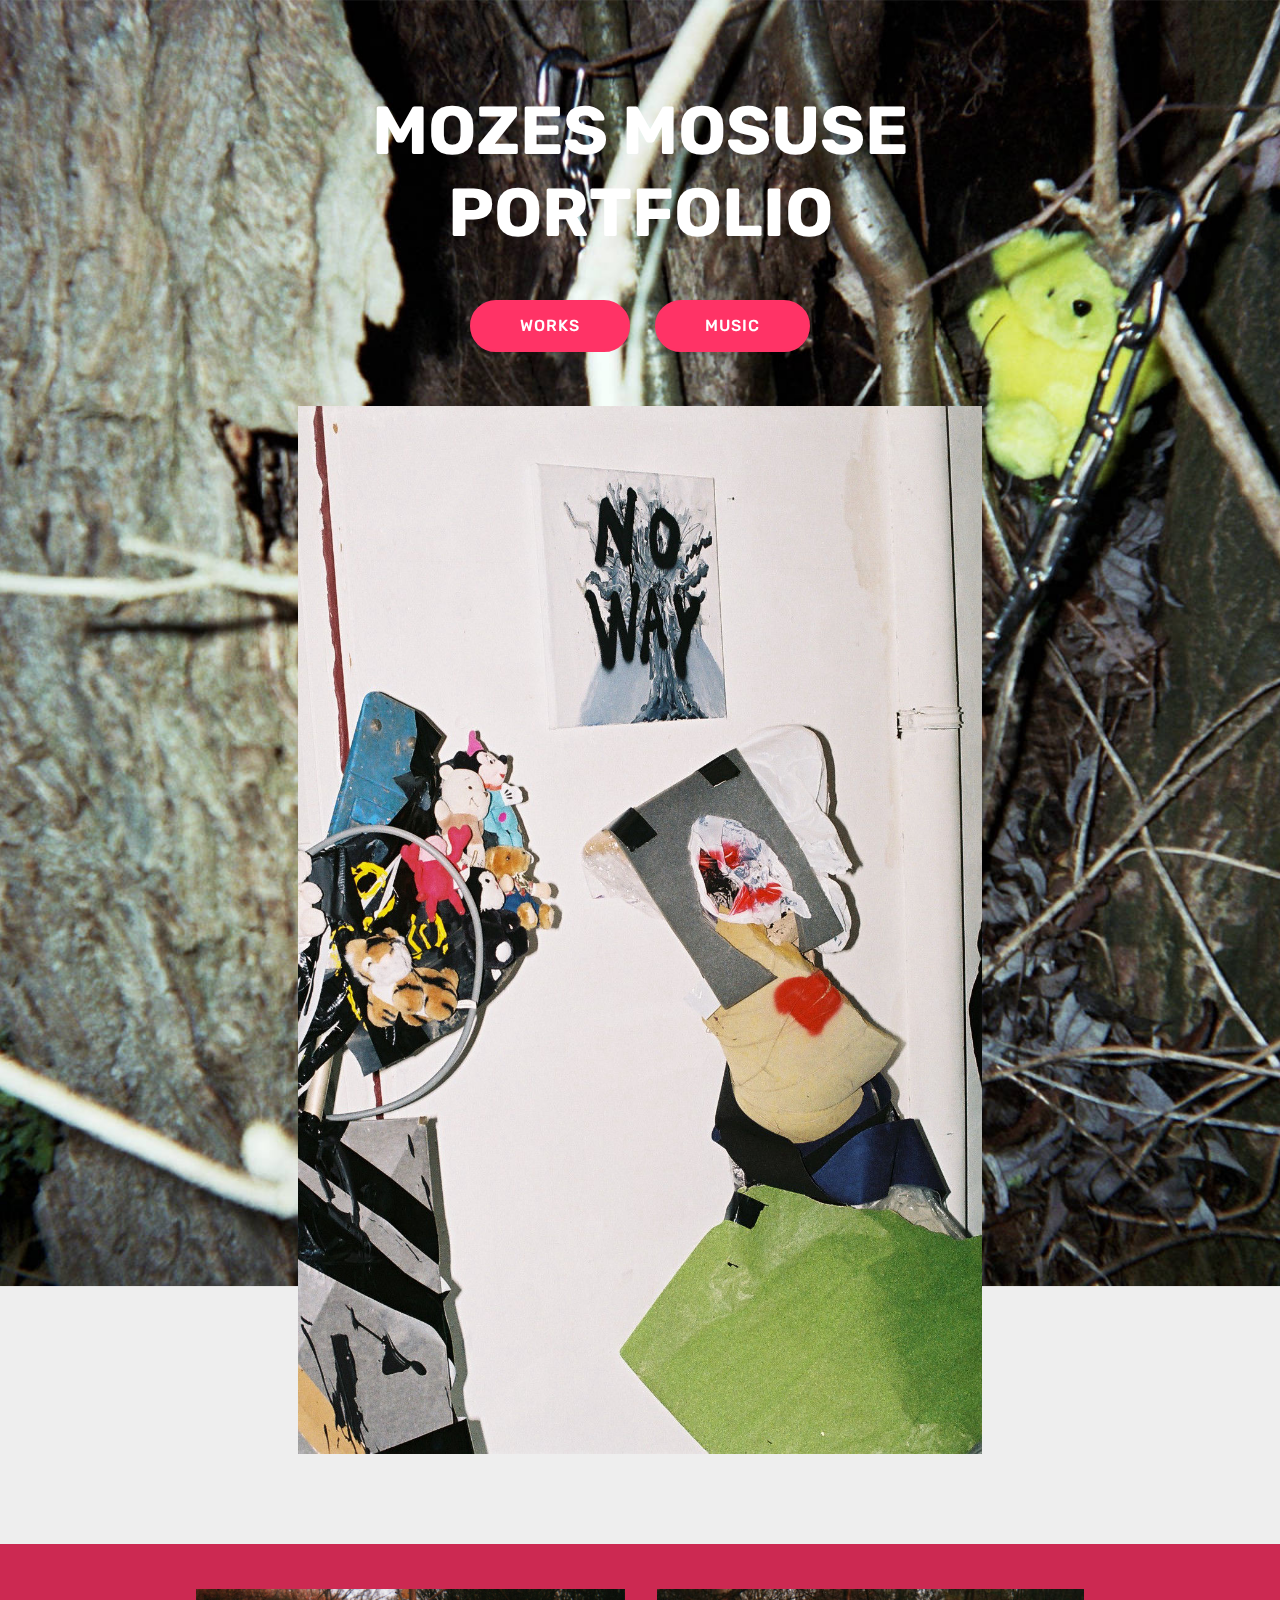
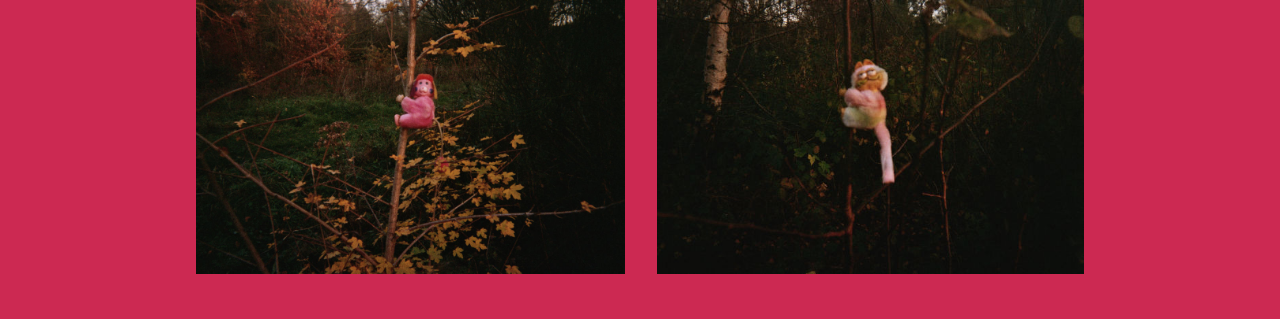
<file: index.html>
<!DOCTYPE html>
<html >
<head>
  <!-- Site made with Mobirise Website Builder v4.9.3, https://mobirise.com -->
  <meta charset="UTF-8">
  <meta http-equiv="X-UA-Compatible" content="IE=edge">
  <meta name="generator" content="Mobirise v4.9.3, mobirise.com">
  <meta name="viewport" content="width=device-width, initial-scale=1, minimum-scale=1">
  <link rel="shortcut icon" href="assets/images/logo4.png" type="image/x-icon">
  <meta name="description" content="">
  <title>Home</title>
  <link rel="stylesheet" href="assets/tether/tether.min.css">
  <link rel="stylesheet" href="assets/bootstrap/css/bootstrap.min.css">
  <link rel="stylesheet" href="assets/bootstrap/css/bootstrap-grid.min.css">
  <link rel="stylesheet" href="assets/bootstrap/css/bootstrap-reboot.min.css">
  <link rel="stylesheet" href="assets/theme/css/style.css">
  <link rel="stylesheet" href="assets/mobirise/css/mbr-additional.css" type="text/css">
  
  
  
</head>
<body>
  <section class="header4 cid-rimqS8EVQf mbr-parallax-background" id="header4-0">

    

    <div class="mbr-overlay" style="opacity: 0; background-color: rgb(35, 35, 35);">
    </div>

    <div class="container">
        <div class="row justify-content-md-center">
            <div class="media-content col-md-10">
                <h1 class="mbr-section-title align-center mbr-white pb-3 mbr-bold mbr-fonts-style display-1">
                    MOZES MOSUSE PORTFOLIO</h1>
                
                <div class="mbr-text align-center mbr-white pb-3">
                    
                </div>
                <div class="mbr-section-btn align-center"><a class="btn btn-md btn-secondary display-4" href="page1.html">WORKS</a>
                    <a class="btn btn-md btn-secondary display-4" href="https://soundcloud.com/movulango">MUSIC</a></div>
            </div>
            <div class="mbr-figure pt-5">
                <img src="assets/images/000041-1110x1700.jpg" alt="Mobirise" title="" style="width: 60%;">
            </div>
        </div>
    </div>
</section>

<section class="engine"><a href="https://mobirise.info/b">create your own site</a></section><section class="cid-rimua7OFqy" id="image4-2">
    <!-- Block parameters controls (Blue "Gear" panel) -->
    
    <!-- End block parameters -->
    <div class="container images-container">
            <div class="media-container-row" style="width: 80%;">
                <div class="img-item item1" style="width: 104%;">
                    <img src="assets/images/16a-592-1086x724.jpg" alt="" title="">
                    
                </div>
                <div class="img-item">
                    <img src="assets/images/15a-593-626x417.jpg" alt="" title="">
                    
                </div>
            </div>
    </div>
</section>


  <script src="assets/web/assets/jquery/jquery.min.js"></script>
  <script src="assets/popper/popper.min.js"></script>
  <script src="assets/tether/tether.min.js"></script>
  <script src="assets/bootstrap/js/bootstrap.min.js"></script>
  <script src="assets/smoothscroll/smooth-scroll.js"></script>
  <script src="assets/parallax/jarallax.min.js"></script>
  <script src="assets/theme/js/script.js"></script>
  
  
</body>
</html>
</file>
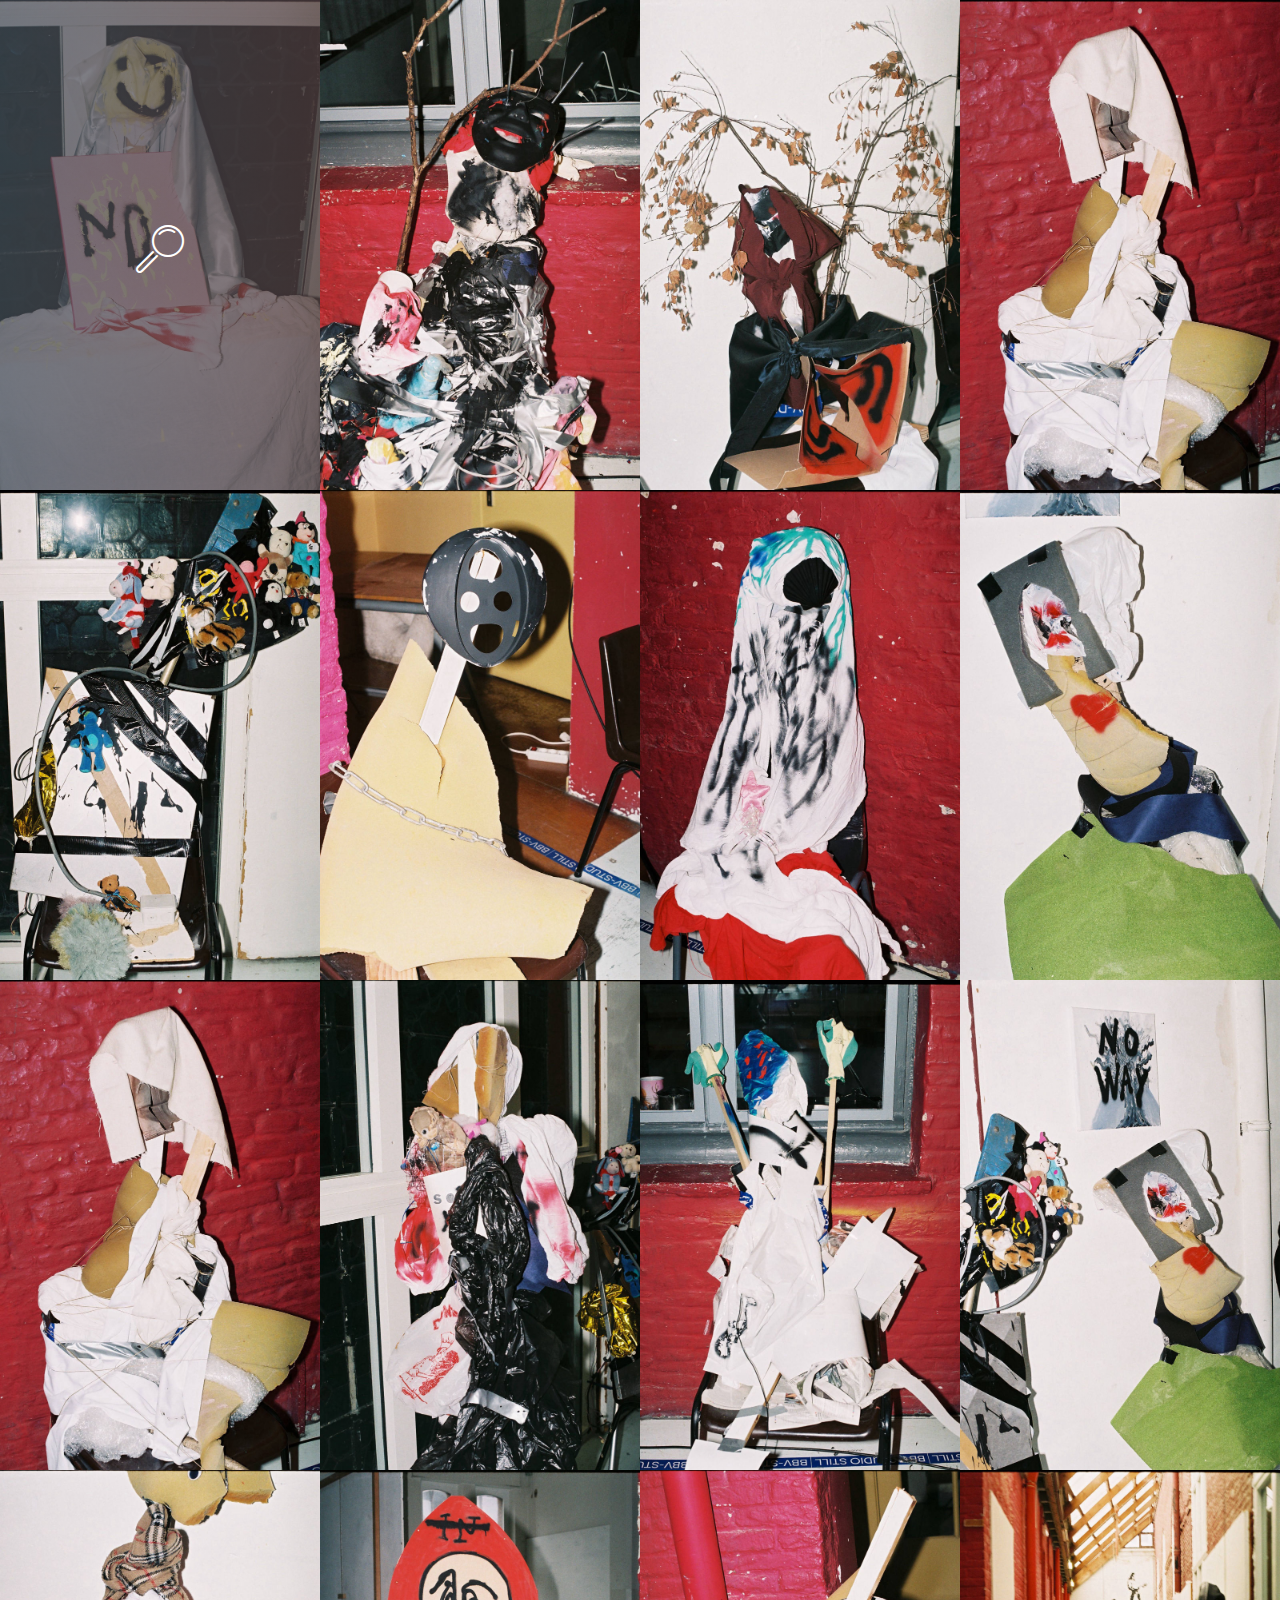
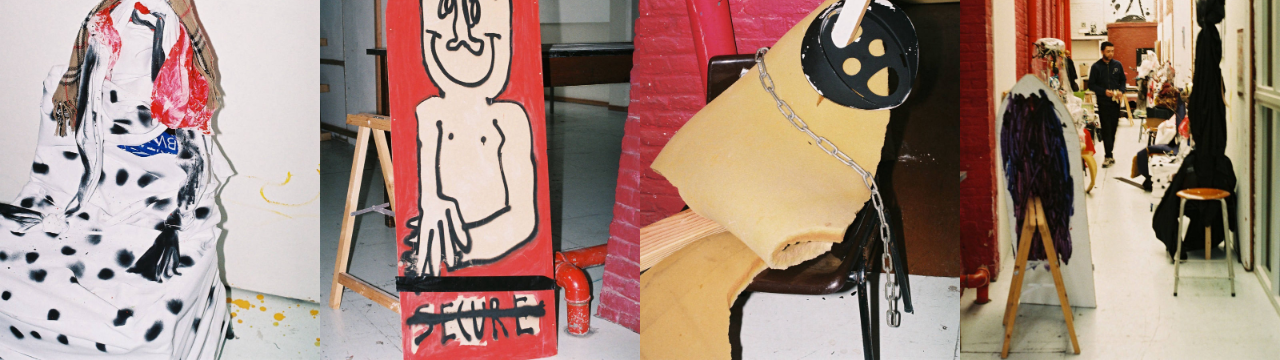
<file: page1.html>
<!DOCTYPE html>
<html >
<head>
  <!-- Site made with Mobirise Website Builder v4.9.3, https://mobirise.com -->
  <meta charset="UTF-8">
  <meta http-equiv="X-UA-Compatible" content="IE=edge">
  <meta name="generator" content="Mobirise v4.9.3, mobirise.com">
  <meta name="viewport" content="width=device-width, initial-scale=1, minimum-scale=1">
  <link rel="shortcut icon" href="assets/images/logo4.png" type="image/x-icon">
  <meta name="description" content="Site Generator Description">
  <title>WORKS</title>
  <link rel="stylesheet" href="assets/web/assets/mobirise-icons/mobirise-icons.css">
  <link rel="stylesheet" href="assets/tether/tether.min.css">
  <link rel="stylesheet" href="assets/bootstrap/css/bootstrap.min.css">
  <link rel="stylesheet" href="assets/bootstrap/css/bootstrap-grid.min.css">
  <link rel="stylesheet" href="assets/bootstrap/css/bootstrap-reboot.min.css">
  <link rel="stylesheet" href="assets/theme/css/style.css">
  <link rel="stylesheet" href="assets/gallery/style.css">
  <link rel="stylesheet" href="assets/mobirise/css/mbr-additional.css" type="text/css">
  
  
  
</head>
<body>
  <section class="mbr-gallery mbr-slider-carousel cid-rimwigRFNv" id="gallery3-3">

    

    <div>
        <div><!-- Filter --><!-- Gallery --><div class="mbr-gallery-row"><div class="mbr-gallery-layout-default"><div><div><div class="mbr-gallery-item mbr-gallery-item--p0" data-video-url="false" data-tags="Awesome"><div href="#lb-gallery3-3" data-slide-to="0" data-toggle="modal"><img src="assets/images/000032-1110x1700-800x1225.jpg" alt="" title=""><span class="icon-focus"></span></div></div><div class="mbr-gallery-item mbr-gallery-item--p0" data-video-url="false" data-tags="Responsive"><div href="#lb-gallery3-3" data-slide-to="1" data-toggle="modal"><img src="assets/images/000035-1110x1700-800x1225.jpg" alt="" title=""><span class="icon-focus"></span></div></div><div class="mbr-gallery-item mbr-gallery-item--p0" data-video-url="false" data-tags="Creative"><div href="#lb-gallery3-3" data-slide-to="2" data-toggle="modal"><img src="assets/images/000034-1110x1700-800x1225.jpg" alt="" title=""><span class="icon-focus"></span></div></div><div class="mbr-gallery-item mbr-gallery-item--p0" data-video-url="false" data-tags="Animated"><div href="#lb-gallery3-3" data-slide-to="3" data-toggle="modal"><img src="assets/images/000036-1110x1700-800x1225.jpg" alt="" title=""><span class="icon-focus"></span></div></div><div class="mbr-gallery-item mbr-gallery-item--p0" data-video-url="false" data-tags="Awesome"><div href="#lb-gallery3-3" data-slide-to="4" data-toggle="modal"><img src="assets/images/000038-1110x1700-800x1225.jpg" alt="" title=""><span class="icon-focus"></span></div></div><div class="mbr-gallery-item mbr-gallery-item--p0" data-video-url="false" data-tags="Awesome"><div href="#lb-gallery3-3" data-slide-to="5" data-toggle="modal"><img src="assets/images/000025-1110x1700-800x1225.jpg" alt="" title=""><span class="icon-focus"></span></div></div><div class="mbr-gallery-item mbr-gallery-item--p0" data-video-url="false" data-tags="Responsive"><div href="#lb-gallery3-3" data-slide-to="6" data-toggle="modal"><img src="assets/images/000033-1110x1700-800x1225.jpg" alt="" title=""><span class="icon-focus"></span></div></div><div class="mbr-gallery-item mbr-gallery-item--p0" data-video-url="false" data-tags="Animated"><div href="#lb-gallery3-3" data-slide-to="7" data-toggle="modal"><img src="assets/images/000037-1110x1700-800x1225.jpg" alt="" title=""><span class="icon-focus"></span></div></div></div></div><div class="clearfix"></div></div></div><!-- Lightbox --><div data-app-prevent-settings="" class="mbr-slider modal fade carousel slide" tabindex="-1" data-keyboard="true" data-interval="false" id="lb-gallery3-3"><div class="modal-dialog"><div class="modal-content"><div class="modal-body"><div class="carousel-inner"><div class="carousel-item active"><img src="assets/images/000032-1110x1700.jpg" alt="" title=""></div><div class="carousel-item"><img src="assets/images/000035-1110x1700.jpg" alt="" title=""></div><div class="carousel-item"><img src="assets/images/000034-1110x1700.jpg" alt="" title=""></div><div class="carousel-item"><img src="assets/images/000036-1110x1700.jpg" alt="" title=""></div><div class="carousel-item"><img src="assets/images/000038-1110x1700.jpg" alt="" title=""></div><div class="carousel-item"><img src="assets/images/000025-1110x1700.jpg" alt="" title=""></div><div class="carousel-item"><img src="assets/images/000033-1110x1700.jpg" alt="" title=""></div><div class="carousel-item"><img src="assets/images/000037-1110x1700.jpg" alt="" title=""></div></div><a class="carousel-control carousel-control-prev" role="button" data-slide="prev" href="#lb-gallery3-3"><span class="mbri-left mbr-iconfont" aria-hidden="true"></span><span class="sr-only">Previous</span></a><a class="carousel-control carousel-control-next" role="button" data-slide="next" href="#lb-gallery3-3"><span class="mbri-right mbr-iconfont" aria-hidden="true"></span><span class="sr-only">Next</span></a><a class="close" href="#" role="button" data-dismiss="modal"><span class="sr-only">Close</span></a></div></div></div></div></div>
    </div>

</section>

<section class="engine"><a href="https://mobirise.info/n">simple web templates</a></section><section class="mbr-gallery mbr-slider-carousel cid-rimwiZRnPe" id="gallery3-4">

    

    <div>
        <div><!-- Filter --><!-- Gallery --><div class="mbr-gallery-row"><div class="mbr-gallery-layout-default"><div><div><div class="mbr-gallery-item mbr-gallery-item--p0" data-video-url="false" data-tags="Awesome"><div href="#lb-gallery3-4" data-slide-to="0" data-toggle="modal"><img src="assets/images/000036-1110x1700-800x1225.jpg" alt="" title=""><span class="icon-focus"></span></div></div><div class="mbr-gallery-item mbr-gallery-item--p0" data-video-url="false" data-tags="Responsive"><div href="#lb-gallery3-4" data-slide-to="1" data-toggle="modal"><img src="assets/images/000040-1110x1700-800x1225.jpg" alt="" title=""><span class="icon-focus"></span></div></div><div class="mbr-gallery-item mbr-gallery-item--p0" data-video-url="false" data-tags="Creative"><div href="#lb-gallery3-4" data-slide-to="2" data-toggle="modal"><img src="assets/images/000039-1110x1700-800x1225.jpg" alt="" title=""><span class="icon-focus"></span></div></div><div class="mbr-gallery-item mbr-gallery-item--p0" data-video-url="false" data-tags="Animated"><div href="#lb-gallery3-4" data-slide-to="3" data-toggle="modal"><img src="assets/images/000041-1-1110x1700-800x1225.jpg" alt="" title=""><span class="icon-focus"></span></div></div><div class="mbr-gallery-item mbr-gallery-item--p0" data-video-url="false" data-tags="Awesome"><div href="#lb-gallery3-4" data-slide-to="4" data-toggle="modal"><img src="assets/images/000027-1110x1700-800x1225.jpg" alt="" title=""><span class="icon-focus"></span></div></div><div class="mbr-gallery-item mbr-gallery-item--p0" data-video-url="false" data-tags="Awesome"><div href="#lb-gallery3-4" data-slide-to="5" data-toggle="modal"><img src="assets/images/000026-1110x1700-800x1225.jpg" alt="" title=""><span class="icon-focus"></span></div></div><div class="mbr-gallery-item mbr-gallery-item--p0" data-video-url="false" data-tags="Responsive"><div href="#lb-gallery3-4" data-slide-to="6" data-toggle="modal"><img src="assets/images/000029-1110x1700-800x1225.jpg" alt="" title=""><span class="icon-focus"></span></div></div><div class="mbr-gallery-item mbr-gallery-item--p0" data-video-url="false" data-tags="Animated"><div href="#lb-gallery3-4" data-slide-to="7" data-toggle="modal"><img src="assets/images/000023-1110x1700-800x1225.jpg" alt="" title=""><span class="icon-focus"></span></div></div></div></div><div class="clearfix"></div></div></div><!-- Lightbox --><div data-app-prevent-settings="" class="mbr-slider modal fade carousel slide" tabindex="-1" data-keyboard="true" data-interval="false" id="lb-gallery3-4"><div class="modal-dialog"><div class="modal-content"><div class="modal-body"><div class="carousel-inner"><div class="carousel-item active"><img src="assets/images/000036-1110x1700.jpg" alt="" title=""></div><div class="carousel-item"><img src="assets/images/000040-1110x1700.jpg" alt="" title=""></div><div class="carousel-item"><img src="assets/images/000039-1110x1700.jpg" alt="" title=""></div><div class="carousel-item"><img src="assets/images/000041-1-1110x1700.jpg" alt="" title=""></div><div class="carousel-item"><img src="assets/images/000027-1110x1700.jpg" alt="" title=""></div><div class="carousel-item"><img src="assets/images/000026-1110x1700.jpg" alt="" title=""></div><div class="carousel-item"><img src="assets/images/000029-1110x1700.jpg" alt="" title=""></div><div class="carousel-item"><img src="assets/images/000023-1110x1700.jpg" alt="" title=""></div></div><a class="carousel-control carousel-control-prev" role="button" data-slide="prev" href="#lb-gallery3-4"><span class="mbri-left mbr-iconfont" aria-hidden="true"></span><span class="sr-only">Previous</span></a><a class="carousel-control carousel-control-next" role="button" data-slide="next" href="#lb-gallery3-4"><span class="mbri-right mbr-iconfont" aria-hidden="true"></span><span class="sr-only">Next</span></a><a class="close" href="#" role="button" data-dismiss="modal"><span class="sr-only">Close</span></a></div></div></div></div></div>
    </div>

</section>


  <script src="assets/web/assets/jquery/jquery.min.js"></script>
  <script src="assets/popper/popper.min.js"></script>
  <script src="assets/tether/tether.min.js"></script>
  <script src="assets/bootstrap/js/bootstrap.min.js"></script>
  <script src="assets/smoothscroll/smooth-scroll.js"></script>
  <script src="assets/bootstrapcarouselswipe/bootstrap-carousel-swipe.js"></script>
  <script src="assets/vimeoplayer/jquery.mb.vimeo_player.js"></script>
  <script src="assets/masonry/masonry.pkgd.min.js"></script>
  <script src="assets/imagesloaded/imagesloaded.pkgd.min.js"></script>
  <script src="assets/theme/js/script.js"></script>
  <script src="assets/gallery/player.min.js"></script>
  <script src="assets/gallery/script.js"></script>
  <script src="assets/slidervideo/script.js"></script>
  
  
</body>
</html>
</file>
<file: assets/theme/css/style.css>
/*!
 * Mobirise v4 theme (https://mobirise.com/)
 * Copyright 2017 Mobirise
 */
section {
  background-color: #eeeeee; }

section,
.container,
.container-fluid {
  position: relative;
  word-wrap: break-word; }

a.mbr-iconfont:hover {
  text-decoration: none; }

.article .lead p, .article .lead ul, .article .lead ol, .article .lead pre, .article .lead blockquote {
  margin-bottom: 0; }

a {
  font-style: normal;
  font-weight: 400;
  cursor: pointer; }
  a, a:hover {
    text-decoration: none; }

figure {
  margin-bottom: 0; }

body {
  color: #232323; }

h1, h2, h3, h4, h5, h6,
.h1, .h2, .h3, .h4, .h5, .h6,
.display-1, .display-2, .display-3, .display-4 {
  line-height: 1;
  word-break: break-word;
  word-wrap: break-word; }

b, strong {
  font-weight: bold; }

blockquote {
  padding: 10px 0 10px 20px;
  position: relative;
  border-left: 2px solid;
  border-color: #ff3366; }

input:-webkit-autofill, input:-webkit-autofill:hover, input:-webkit-autofill:focus, input:-webkit-autofill:active {
  transition-delay: 9999s;
  transition-property: background-color, color; }

textarea[type="hidden"] {
  display: none; }

body {
  position: relative; }

section {
  background-position: 50% 50%;
  background-repeat: no-repeat;
  background-size: cover; }
  section .mbr-background-video,
  section .mbr-background-video-preview {
    position: absolute;
    bottom: 0;
    left: 0;
    right: 0;
    top: 0; }

.hidden {
  visibility: hidden; }

.mbr-z-index20 {
  z-index: 20; }

/*! Base colors */
.mbr-white {
  color: #ffffff; }

.mbr-black {
  color: #000000; }

.mbr-bg-white {
  background-color: #ffffff; }

.mbr-bg-black {
  background-color: #000000; }

/*! Text-aligns */
.align-left {
  text-align: left; }

.align-center {
  text-align: center; }

.align-right {
  text-align: right; }

@media (max-width: 767px) {
  .align-left, .align-center, .align-right, .mbr-section-btn, .mbr-section-title {
    text-align: center; } }
/*! Font-weight  */
.mbr-light {
  font-weight: 300; }

.mbr-regular {
  font-weight: 400; }

.mbr-semibold {
  font-weight: 500; }

.mbr-bold {
  font-weight: 700; }

/*! Media  */
.media-size-item {
  -webkit-flex: 1 1 auto;
  -moz-flex: 1 1 auto;
  -ms-flex: 1 1 auto;
  -o-flex: 1 1 auto;
  flex: 1 1 auto; }

.media-content {
  -webkit-flex-basis: 100%;
  flex-basis: 100%; }

.media-container-row {
  display: -ms-flexbox;
  display: -webkit-flex;
  display: flex;
  -webkit-flex-direction: row;
  -ms-flex-direction: row;
  flex-direction: row;
  -webkit-flex-wrap: wrap;
  -ms-flex-wrap: wrap;
  flex-wrap: wrap;
  -webkit-justify-content: center;
  -ms-flex-pack: center;
  justify-content: center;
  -webkit-align-content: center;
  -ms-flex-line-pack: center;
  align-content: center;
  -webkit-align-items: start;
  -ms-flex-align: start;
  align-items: start; }
  .media-container-row .media-size-item {
    width: 400px; }

.media-container-column {
  display: -ms-flexbox;
  display: -webkit-flex;
  display: flex;
  -webkit-flex-direction: column;
  -ms-flex-direction: column;
  flex-direction: column;
  -webkit-flex-wrap: wrap;
  -ms-flex-wrap: wrap;
  flex-wrap: wrap;
  -webkit-justify-content: center;
  -ms-flex-pack: center;
  justify-content: center;
  -webkit-align-content: center;
  -ms-flex-line-pack: center;
  align-content: center;
  -webkit-align-items: stretch;
  -ms-flex-align: stretch;
  align-items: stretch; }
  .media-container-column > * {
    width: 100%; }

@media (min-width: 992px) {
  .media-container-row {
    -webkit-flex-wrap: nowrap;
    -ms-flex-wrap: nowrap;
    flex-wrap: nowrap; } }
figure {
  overflow: hidden; }

figure[mbr-media-size] {
  transition: width 0.1s; }

.mbr-figure img, .mbr-figure iframe {
  display: block;
  width: 100%; }

.card {
  background-color: transparent;
  border: none; }

.card-img {
  text-align: center;
  flex-shrink: 0;
  -webkit-flex-shrink: 0; }

.media {
  max-width: 100%;
  margin: 0 auto; }

.mbr-figure {
  -ms-flex-item-align: center;
  -ms-grid-row-align: center;
  -webkit-align-self: center;
  align-self: center; }

.media-container > div {
  max-width: 100%; }

.mbr-figure img, .card-img img {
  width: 100%; }

@media (max-width: 991px) {
  .media-size-item {
    width: auto !important; }

  .media {
    width: auto; }

  .mbr-figure {
    width: 100% !important; } }
/*! Buttons */
.mbr-section-btn {
  margin-left: -.25rem;
  margin-right: -.25rem;
  font-size: 0; }

nav .mbr-section-btn {
  margin-left: 0rem;
  margin-right: 0rem; }

/*! Btn icon margin */
.btn .mbr-iconfont, .btn.btn-sm .mbr-iconfont {
  cursor: pointer;
  margin-right: 0.5rem; }

.btn.btn-md .mbr-iconfont, .btn.btn-md .mbr-iconfont {
  margin-right: 0.8rem; }

.mbr-regular {
  font-weight: 400; }

.mbr-semibold {
  font-weight: 500; }

.mbr-bold {
  font-weight: 700; }

[type="submit"] {
  -webkit-appearance: none; }

/*! Full-screen */
.mbr-fullscreen .mbr-overlay {
  min-height: 100vh; }

.mbr-fullscreen {
  display: flex;
  display: -webkit-flex;
  display: -moz-flex;
  display: -ms-flex;
  display: -o-flex;
  align-items: center;
  -webkit-align-items: center;
  min-height: 100vh;
  padding-top: 3rem;
  padding-bottom: 3rem; }

/*! Map */
.map {
  height: 25rem;
  position: relative; }
  .map iframe {
    width: 100%;
    height: 100%; }

/* Form */
.form-asterisk {
  font-family: initial;
  position: absolute;
  top: -2px;
  font-weight: normal; }

/*! Scroll to top arrow */
.mbr-arrow-up {
  bottom: 25px;
  right: 90px;
  position: fixed;
  text-align: right;
  z-index: 5000;
  color: #ffffff;
  font-size: 32px;
  transform: rotate(180deg);
  -webkit-transform: rotate(180deg); }

.mbr-arrow-up a {
  background: rgba(0, 0, 0, 0.2);
  border-radius: 3px;
  color: #fff;
  display: inline-block;
  height: 60px;
  width: 60px;
  outline-style: none !important;
  position: relative;
  text-decoration: none;
  transition: all .3s ease-in-out;
  cursor: pointer;
  text-align: center; }
  .mbr-arrow-up a:hover {
    background-color: rgba(0, 0, 0, 0.4); }
  .mbr-arrow-up a i {
    line-height: 60px; }

.mbr-arrow-up-icon {
  display: block;
  color: #fff; }

.mbr-arrow-up-icon::before {
  content: "\203a";
  display: inline-block;
  font-family: serif;
  font-size: 32px;
  line-height: 1;
  font-style: normal;
  position: relative;
  top: 6px;
  left: -4px;
  -webkit-transform: rotate(-90deg);
  transform: rotate(-90deg); }

/*! Arrow Down */
.mbr-arrow {
  position: absolute;
  bottom: 45px;
  left: 50%;
  width: 60px;
  height: 60px;
  cursor: pointer;
  background-color: rgba(80, 80, 80, 0.5);
  border-radius: 50%;
  -webkit-transform: translateX(-50%);
  transform: translateX(-50%); }
  .mbr-arrow > a {
    display: inline-block;
    text-decoration: none;
    outline-style: none;
    -webkit-animation: arrowdown 1.7s ease-in-out infinite;
    animation: arrowdown 1.7s ease-in-out infinite; }
    .mbr-arrow > a > i {
      position: absolute;
      top: -2px;
      left: 15px;
      font-size: 2rem; }

@keyframes arrowdown {
  0% {
    transform: translateY(0px);
    -webkit-transform: translateY(0px); }
  50% {
    transform: translateY(-5px);
    -webkit-transform: translateY(-5px); }
  100% {
    transform: translateY(0px);
    -webkit-transform: translateY(0px); } }
@-webkit-keyframes arrowdown {
  0% {
    transform: translateY(0px);
    -webkit-transform: translateY(0px); }
  50% {
    transform: translateY(-5px);
    -webkit-transform: translateY(-5px); }
  100% {
    transform: translateY(0px);
    -webkit-transform: translateY(0px); } }
@media (max-width: 500px) {
  .mbr-arrow-up {
    left: 50%;
    right: auto;
    transform: translateX(-50%) rotate(180deg);
    -webkit-transform: translateX(-50%) rotate(180deg); } }
/*Gradients animation*/
@keyframes gradient-animation {
  from {
    background-position: 0% 100%;
    animation-timing-function: ease-in-out; }
  to {
    background-position: 100% 0%;
    animation-timing-function: ease-in-out; } }
@-webkit-keyframes gradient-animation {
  from {
    background-position: 0% 100%;
    animation-timing-function: ease-in-out; }
  to {
    background-position: 100% 0%;
    animation-timing-function: ease-in-out; } }
.bg-gradient {
  background-size: 200% 200%;
  animation: gradient-animation 5s infinite alternate;
  -webkit-animation: gradient-animation 5s infinite alternate; }

.menu .navbar-brand {
  display: -webkit-flex; }
  .menu .navbar-brand span {
    display: flex;
    display: -webkit-flex; }
  .menu .navbar-brand .navbar-caption-wrap {
    display: -webkit-flex; }
  .menu .navbar-brand .navbar-logo img {
    display: -webkit-flex; }
@media (min-width: 768px) and (max-width: 991px) {
  .menu .navbar-toggleable-sm .navbar-nav {
    display: -webkit-box;
    display: -webkit-flex;
    display: -ms-flexbox; } }
@media (min-width: 992px) {
  .menu .navbar-nav.nav-dropdown {
    display: -webkit-flex; }
  .menu .navbar-toggleable-sm .navbar-collapse {
    display: -webkit-flex !important; } }
@media (max-width: 767px) {
  .menu .navbar-collapse {
    overflow-y: auto;
    max-height: 80vh; }
  .menu .dropdown-menu {
    max-height: 60vh;
    overflow-y: auto; } }

.navbar {
  display: -webkit-flex;
  -webkit-flex-wrap: wrap;
  -webkit-align-items: center;
  -webkit-justify-content: space-between; }

.navbar-collapse {
  -webkit-flex-basis: 100%;
  -webkit-flex-grow: 1;
  -webkit-align-items: center; }

.nav-dropdown .link {
  padding: .667em 1.667em !important;
  margin: 0 !important; }

.nav {
  display: -webkit-flex;
  -webkit-flex-wrap: wrap; }

.row {
  display: -webkit-flex;
  -webkit-flex-wrap: wrap; }

.justify-content-center {
  -webkit-justify-content: center; }

.form-inline {
  display: -webkit-flex;
  -webkit-flex-flow: row wrap;
  -webkit-align-items: center; }

.card-wrapper {
  -webkit-flex: 1; }

.carousel-control {
  z-index: 10;
  display: -webkit-flex;
  -webkit-align-items: center;
  -webkit-justify-content: center; }

.carousel-controls {
  display: -webkit-flex; }

.media {
  display: -webkit-flex; }

/*# sourceMappingURL=style.css.map */
.engine {
	position: absolute;
	text-indent: -2400px;
	text-align: center;
	padding: 0;
	top: 0;
	left: -2400px;
}
</file>
<file: assets/mobirise/css/mbr-additional.css>
@import url(https://fonts.googleapis.com/css?family=Rubik:300,300i,400,400i,500,500i,700,700i,900,900i);





body {
  font-style: normal;
  line-height: 1.5;
}
.mbr-section-title {
  font-style: normal;
  line-height: 1.2;
}
.mbr-section-subtitle {
  line-height: 1.3;
}
.mbr-text {
  font-style: normal;
  line-height: 1.6;
}
.display-1 {
  font-family: 'Rubik', sans-serif;
  font-size: 4.25rem;
}
.display-1 > .mbr-iconfont {
  font-size: 6.8rem;
}
.display-2 {
  font-family: 'Rubik', sans-serif;
  font-size: 3rem;
}
.display-2 > .mbr-iconfont {
  font-size: 4.8rem;
}
.display-4 {
  font-family: 'Rubik', sans-serif;
  font-size: 1rem;
}
.display-4 > .mbr-iconfont {
  font-size: 1.6rem;
}
.display-5 {
  font-family: 'Rubik', sans-serif;
  font-size: 1.5rem;
}
.display-5 > .mbr-iconfont {
  font-size: 2.4rem;
}
.display-7 {
  font-family: 'Rubik', sans-serif;
  font-size: 1rem;
}
.display-7 > .mbr-iconfont {
  font-size: 1.6rem;
}
/* ---- Fluid typography for mobile devices ---- */
/* 1.4 - font scale ratio ( bootstrap == 1.42857 ) */
/* 100vw - current viewport width */
/* (48 - 20)  48 == 48rem == 768px, 20 == 20rem == 320px(minimal supported viewport) */
/* 0.65 - min scale variable, may vary */
@media (max-width: 768px) {
  .display-1 {
    font-size: 3.4rem;
    font-size: calc( 2.1374999999999997rem + (4.25 - 2.1374999999999997) * ((100vw - 20rem) / (48 - 20)));
    line-height: calc( 1.4 * (2.1374999999999997rem + (4.25 - 2.1374999999999997) * ((100vw - 20rem) / (48 - 20))));
  }
  .display-2 {
    font-size: 2.4rem;
    font-size: calc( 1.7rem + (3 - 1.7) * ((100vw - 20rem) / (48 - 20)));
    line-height: calc( 1.4 * (1.7rem + (3 - 1.7) * ((100vw - 20rem) / (48 - 20))));
  }
  .display-4 {
    font-size: 0.8rem;
    font-size: calc( 1rem + (1 - 1) * ((100vw - 20rem) / (48 - 20)));
    line-height: calc( 1.4 * (1rem + (1 - 1) * ((100vw - 20rem) / (48 - 20))));
  }
  .display-5 {
    font-size: 1.2rem;
    font-size: calc( 1.175rem + (1.5 - 1.175) * ((100vw - 20rem) / (48 - 20)));
    line-height: calc( 1.4 * (1.175rem + (1.5 - 1.175) * ((100vw - 20rem) / (48 - 20))));
  }
}
/* Buttons */
.btn {
  font-weight: 500;
  border-width: 2px;
  font-style: normal;
  letter-spacing: 1px;
  margin: .4rem .8rem;
  white-space: normal;
  -webkit-transition: all 0.3s ease-in-out;
  -moz-transition: all 0.3s ease-in-out;
  transition: all 0.3s ease-in-out;
  display: inline-flex;
  align-items: center;
  justify-content: center;
  word-break: break-word;
  -webkit-align-items: center;
  -webkit-justify-content: center;
  display: -webkit-inline-flex;
  padding: 1rem 3rem;
  border-radius: 3px;
}
.btn-sm {
  font-weight: 500;
  letter-spacing: 1px;
  -webkit-transition: all 0.3s ease-in-out;
  -moz-transition: all 0.3s ease-in-out;
  transition: all 0.3s ease-in-out;
  padding: 0.6rem 1.5rem;
  border-radius: 3px;
}
.btn-md {
  font-weight: 500;
  letter-spacing: 1px;
  margin: .4rem .8rem !important;
  -webkit-transition: all 0.3s ease-in-out;
  -moz-transition: all 0.3s ease-in-out;
  transition: all 0.3s ease-in-out;
  padding: 1rem 3rem;
  border-radius: 3px;
}
.btn-lg {
  font-weight: 500;
  letter-spacing: 1px;
  margin: .4rem .8rem !important;
  -webkit-transition: all 0.3s ease-in-out;
  -moz-transition: all 0.3s ease-in-out;
  transition: all 0.3s ease-in-out;
  padding: 1.2rem 3.2rem;
  border-radius: 3px;
}
.bg-primary {
  background-color: #149dcc !important;
}
.bg-success {
  background-color: #f7ed4a !important;
}
.bg-info {
  background-color: #82786e !important;
}
.bg-warning {
  background-color: #879a9f !important;
}
.bg-danger {
  background-color: #b1a374 !important;
}
.btn-primary,
.btn-primary:active {
  background-color: #149dcc !important;
  border-color: #149dcc !important;
  color: #ffffff !important;
}
.btn-primary:hover,
.btn-primary:focus,
.btn-primary.focus,
.btn-primary.active {
  color: #ffffff !important;
  background-color: #0d6786 !important;
  border-color: #0d6786 !important;
}
.btn-primary.disabled,
.btn-primary:disabled {
  color: #ffffff !important;
  background-color: #0d6786 !important;
  border-color: #0d6786 !important;
}
.btn-secondary,
.btn-secondary:active {
  background-color: #ff3366 !important;
  border-color: #ff3366 !important;
  color: #ffffff !important;
}
.btn-secondary:hover,
.btn-secondary:focus,
.btn-secondary.focus,
.btn-secondary.active {
  color: #ffffff !important;
  background-color: #e50039 !important;
  border-color: #e50039 !important;
}
.btn-secondary.disabled,
.btn-secondary:disabled {
  color: #ffffff !important;
  background-color: #e50039 !important;
  border-color: #e50039 !important;
}
.btn-info,
.btn-info:active {
  background-color: #82786e !important;
  border-color: #82786e !important;
  color: #ffffff !important;
}
.btn-info:hover,
.btn-info:focus,
.btn-info.focus,
.btn-info.active {
  color: #ffffff !important;
  background-color: #59524b !important;
  border-color: #59524b !important;
}
.btn-info.disabled,
.btn-info:disabled {
  color: #ffffff !important;
  background-color: #59524b !important;
  border-color: #59524b !important;
}
.btn-success,
.btn-success:active {
  background-color: #f7ed4a !important;
  border-color: #f7ed4a !important;
  color: #3f3c03 !important;
}
.btn-success:hover,
.btn-success:focus,
.btn-success.focus,
.btn-success.active {
  color: #3f3c03 !important;
  background-color: #eadd0a !important;
  border-color: #eadd0a !important;
}
.btn-success.disabled,
.btn-success:disabled {
  color: #3f3c03 !important;
  background-color: #eadd0a !important;
  border-color: #eadd0a !important;
}
.btn-warning,
.btn-warning:active {
  background-color: #879a9f !important;
  border-color: #879a9f !important;
  color: #ffffff !important;
}
.btn-warning:hover,
.btn-warning:focus,
.btn-warning.focus,
.btn-warning.active {
  color: #ffffff !important;
  background-color: #617479 !important;
  border-color: #617479 !important;
}
.btn-warning.disabled,
.btn-warning:disabled {
  color: #ffffff !important;
  background-color: #617479 !important;
  border-color: #617479 !important;
}
.btn-danger,
.btn-danger:active {
  background-color: #b1a374 !important;
  border-color: #b1a374 !important;
  color: #ffffff !important;
}
.btn-danger:hover,
.btn-danger:focus,
.btn-danger.focus,
.btn-danger.active {
  color: #ffffff !important;
  background-color: #8b7d4e !important;
  border-color: #8b7d4e !important;
}
.btn-danger.disabled,
.btn-danger:disabled {
  color: #ffffff !important;
  background-color: #8b7d4e !important;
  border-color: #8b7d4e !important;
}
.btn-white {
  color: #333333 !important;
}
.btn-white,
.btn-white:active {
  background-color: #ffffff !important;
  border-color: #ffffff !important;
  color: #808080 !important;
}
.btn-white:hover,
.btn-white:focus,
.btn-white.focus,
.btn-white.active {
  color: #808080 !important;
  background-color: #d9d9d9 !important;
  border-color: #d9d9d9 !important;
}
.btn-white.disabled,
.btn-white:disabled {
  color: #808080 !important;
  background-color: #d9d9d9 !important;
  border-color: #d9d9d9 !important;
}
.btn-black,
.btn-black:active {
  background-color: #333333 !important;
  border-color: #333333 !important;
  color: #ffffff !important;
}
.btn-black:hover,
.btn-black:focus,
.btn-black.focus,
.btn-black.active {
  color: #ffffff !important;
  background-color: #0d0d0d !important;
  border-color: #0d0d0d !important;
}
.btn-black.disabled,
.btn-black:disabled {
  color: #ffffff !important;
  background-color: #0d0d0d !important;
  border-color: #0d0d0d !important;
}
.btn-primary-outline,
.btn-primary-outline:active {
  background: none;
  border-color: #0b566f;
  color: #0b566f;
}
.btn-primary-outline:hover,
.btn-primary-outline:focus,
.btn-primary-outline.focus,
.btn-primary-outline.active {
  color: #ffffff;
  background-color: #149dcc;
  border-color: #149dcc;
}
.btn-primary-outline.disabled,
.btn-primary-outline:disabled {
  color: #ffffff !important;
  background-color: #149dcc !important;
  border-color: #149dcc !important;
}
.btn-secondary-outline,
.btn-secondary-outline:active {
  background: none;
  border-color: #cc0033;
  color: #cc0033;
}
.btn-secondary-outline:hover,
.btn-secondary-outline:focus,
.btn-secondary-outline.focus,
.btn-secondary-outline.active {
  color: #ffffff;
  background-color: #ff3366;
  border-color: #ff3366;
}
.btn-secondary-outline.disabled,
.btn-secondary-outline:disabled {
  color: #ffffff !important;
  background-color: #ff3366 !important;
  border-color: #ff3366 !important;
}
.btn-info-outline,
.btn-info-outline:active {
  background: none;
  border-color: #4b453f;
  color: #4b453f;
}
.btn-info-outline:hover,
.btn-info-outline:focus,
.btn-info-outline.focus,
.btn-info-outline.active {
  color: #ffffff;
  background-color: #82786e;
  border-color: #82786e;
}
.btn-info-outline.disabled,
.btn-info-outline:disabled {
  color: #ffffff !important;
  background-color: #82786e !important;
  border-color: #82786e !important;
}
.btn-success-outline,
.btn-success-outline:active {
  background: none;
  border-color: #d2c609;
  color: #d2c609;
}
.btn-success-outline:hover,
.btn-success-outline:focus,
.btn-success-outline.focus,
.btn-success-outline.active {
  color: #3f3c03;
  background-color: #f7ed4a;
  border-color: #f7ed4a;
}
.btn-success-outline.disabled,
.btn-success-outline:disabled {
  color: #3f3c03 !important;
  background-color: #f7ed4a !important;
  border-color: #f7ed4a !important;
}
.btn-warning-outline,
.btn-warning-outline:active {
  background: none;
  border-color: #55666b;
  color: #55666b;
}
.btn-warning-outline:hover,
.btn-warning-outline:focus,
.btn-warning-outline.focus,
.btn-warning-outline.active {
  color: #ffffff;
  background-color: #879a9f;
  border-color: #879a9f;
}
.btn-warning-outline.disabled,
.btn-warning-outline:disabled {
  color: #ffffff !important;
  background-color: #879a9f !important;
  border-color: #879a9f !important;
}
.btn-danger-outline,
.btn-danger-outline:active {
  background: none;
  border-color: #7a6e45;
  color: #7a6e45;
}
.btn-danger-outline:hover,
.btn-danger-outline:focus,
.btn-danger-outline.focus,
.btn-danger-outline.active {
  color: #ffffff;
  background-color: #b1a374;
  border-color: #b1a374;
}
.btn-danger-outline.disabled,
.btn-danger-outline:disabled {
  color: #ffffff !important;
  background-color: #b1a374 !important;
  border-color: #b1a374 !important;
}
.btn-black-outline,
.btn-black-outline:active {
  background: none;
  border-color: #000000;
  color: #000000;
}
.btn-black-outline:hover,
.btn-black-outline:focus,
.btn-black-outline.focus,
.btn-black-outline.active {
  color: #ffffff;
  background-color: #333333;
  border-color: #333333;
}
.btn-black-outline.disabled,
.btn-black-outline:disabled {
  color: #ffffff !important;
  background-color: #333333 !important;
  border-color: #333333 !important;
}
.btn-white-outline,
.btn-white-outline:active,
.btn-white-outline.active {
  background: none;
  border-color: #ffffff;
  color: #ffffff;
}
.btn-white-outline:hover,
.btn-white-outline:focus,
.btn-white-outline.focus {
  color: #333333;
  background-color: #ffffff;
  border-color: #ffffff;
}
.text-primary {
  color: #149dcc !important;
}
.text-secondary {
  color: #ff3366 !important;
}
.text-success {
  color: #f7ed4a !important;
}
.text-info {
  color: #82786e !important;
}
.text-warning {
  color: #879a9f !important;
}
.text-danger {
  color: #b1a374 !important;
}
.text-white {
  color: #ffffff !important;
}
.text-black {
  color: #000000 !important;
}
a.text-primary:hover,
a.text-primary:focus {
  color: #0b566f !important;
}
a.text-secondary:hover,
a.text-secondary:focus {
  color: #cc0033 !important;
}
a.text-success:hover,
a.text-success:focus {
  color: #d2c609 !important;
}
a.text-info:hover,
a.text-info:focus {
  color: #4b453f !important;
}
a.text-warning:hover,
a.text-warning:focus {
  color: #55666b !important;
}
a.text-danger:hover,
a.text-danger:focus {
  color: #7a6e45 !important;
}
a.text-white:hover,
a.text-white:focus {
  color: #b3b3b3 !important;
}
a.text-black:hover,
a.text-black:focus {
  color: #4d4d4d !important;
}
.alert-success {
  background-color: #70c770;
}
.alert-info {
  background-color: #82786e;
}
.alert-warning {
  background-color: #879a9f;
}
.alert-danger {
  background-color: #b1a374;
}
.mbr-section-btn a.btn:not(.btn-form) {
  border-radius: 100px;
}
.mbr-section-btn a.btn:not(.btn-form):hover,
.mbr-section-btn a.btn:not(.btn-form):focus {
  box-shadow: none !important;
}
.mbr-section-btn a.btn:not(.btn-form):hover,
.mbr-section-btn a.btn:not(.btn-form):focus {
  box-shadow: 0 10px 40px 0 rgba(0, 0, 0, 0.2) !important;
  -webkit-box-shadow: 0 10px 40px 0 rgba(0, 0, 0, 0.2) !important;
}
.mbr-gallery-filter li a {
  border-radius: 100px !important;
}
.mbr-gallery-filter li.active .btn {
  background-color: #149dcc;
  border-color: #149dcc;
  color: #ffffff;
}
.mbr-gallery-filter li.active .btn:focus {
  box-shadow: none;
}
.nav-tabs .nav-link {
  border-radius: 100px !important;
}
.btn-form {
  border-radius: 0;
}
.btn-form:hover {
  cursor: pointer;
}
a,
a:hover {
  color: #149dcc;
}
.mbr-plan-header.bg-primary .mbr-plan-subtitle,
.mbr-plan-header.bg-primary .mbr-plan-price-desc {
  color: #b4e6f8;
}
.mbr-plan-header.bg-success .mbr-plan-subtitle,
.mbr-plan-header.bg-success .mbr-plan-price-desc {
  color: #ffffff;
}
.mbr-plan-header.bg-info .mbr-plan-subtitle,
.mbr-plan-header.bg-info .mbr-plan-price-desc {
  color: #beb8b2;
}
.mbr-plan-header.bg-warning .mbr-plan-subtitle,
.mbr-plan-header.bg-warning .mbr-plan-price-desc {
  color: #ced6d8;
}
.mbr-plan-header.bg-danger .mbr-plan-subtitle,
.mbr-plan-header.bg-danger .mbr-plan-price-desc {
  color: #dfd9c6;
}
/* Scroll to top button*/
.scrollToTop_wraper {
  display: none;
}
#scrollToTop a i:before {
  content: '';
  position: absolute;
  height: 40%;
  top: 25%;
  background: #fff;
  width: 2px;
  left: calc(50% - 1px);
}
#scrollToTop a i:after {
  content: '';
  position: absolute;
  display: block;
  border-top: 2px solid #fff;
  border-right: 2px solid #fff;
  width: 40%;
  height: 40%;
  left: 30%;
  bottom: 30%;
  transform: rotate(135deg);
  -webkit-transform: rotate(135deg);
}
/* Others*/
.note-check a[data-value=Rubik] {
  font-style: normal;
}
.mbr-arrow a {
  color: #ffffff;
}
@media (max-width: 767px) {
  .mbr-arrow {
    display: none;
  }
}
.form-control-label {
  position: relative;
  cursor: pointer;
  margin-bottom: .357em;
  padding: 0;
}
.alert {
  color: #ffffff;
  border-radius: 0;
  border: 0;
  font-size: .875rem;
  line-height: 1.5;
  margin-bottom: 1.875rem;
  padding: 1.25rem;
  position: relative;
}
.alert.alert-form::after {
  background-color: inherit;
  bottom: -7px;
  content: "";
  display: block;
  height: 14px;
  left: 50%;
  margin-left: -7px;
  position: absolute;
  transform: rotate(45deg);
  width: 14px;
  -webkit-transform: rotate(45deg);
}
.form-control {
  background-color: #f5f5f5;
  box-shadow: none;
  color: #565656;
  font-family: 'Rubik', sans-serif;
  font-size: 1rem;
  line-height: 1.43;
  min-height: 3.5em;
  padding: 1.07em .5em;
}
.form-control > .mbr-iconfont {
  font-size: 1.6rem;
}
.form-control,
.form-control:focus {
  border: 1px solid #e8e8e8;
}
.form-active .form-control:invalid {
  border-color: red;
}
.mbr-overlay {
  background-color: #000;
  bottom: 0;
  left: 0;
  opacity: .5;
  position: absolute;
  right: 0;
  top: 0;
  z-index: 0;
  pointer-events: none;
}
blockquote {
  font-style: italic;
  padding: 10px 0 10px 20px;
  font-size: 1.09rem;
  position: relative;
  border-color: #149dcc;
  border-width: 3px;
}
ul,
ol,
pre,
blockquote {
  margin-bottom: 2.3125rem;
}
pre {
  background: #f4f4f4;
  padding: 10px 24px;
  white-space: pre-wrap;
}
.inactive {
  -webkit-user-select: none;
  -moz-user-select: none;
  -ms-user-select: none;
  user-select: none;
  pointer-events: none;
  -webkit-user-drag: none;
  user-drag: none;
}
.mbr-section__comments .row {
  justify-content: center;
  -webkit-justify-content: center;
}
/* Forms */
.mbr-form .btn {
  margin: .4rem 0;
}
.mbr-form .input-group-btn a.btn {
  border-radius: 100px !important;
}
.mbr-form .input-group-btn a.btn:hover {
  box-shadow: 0 10px 40px 0 rgba(0, 0, 0, 0.2);
}
.mbr-form .input-group-btn button[type="submit"] {
  border-radius: 100px !important;
  padding: 1rem 3rem;
}
.mbr-form .input-group-btn button[type="submit"]:hover {
  box-shadow: 0 10px 40px 0 rgba(0, 0, 0, 0.2);
}
.form2 .form-control {
  border-top-left-radius: 100px;
  border-bottom-left-radius: 100px;
}
.form2 .input-group-btn a.btn {
  border-top-left-radius: 0 !important;
  border-bottom-left-radius: 0 !important;
}
.form2 .input-group-btn button[type="submit"] {
  border-top-left-radius: 0 !important;
  border-bottom-left-radius: 0 !important;
}
.form3 input[type="email"] {
  border-radius: 100px !important;
}
@media (max-width: 349px) {
  .form2 input[type="email"] {
    border-radius: 100px !important;
  }
  .form2 .input-group-btn a.btn {
    border-radius: 100px !important;
  }
  .form2 .input-group-btn button[type="submit"] {
    border-radius: 100px !important;
  }
}
@media (max-width: 767px) {
  .btn {
    font-size: .75rem !important;
  }
  .btn .mbr-iconfont {
    font-size: 1rem !important;
  }
}
/* Social block */
.btn-social {
  font-size: 20px;
  border-radius: 50%;
  padding: 0;
  width: 44px;
  height: 44px;
  line-height: 44px;
  text-align: center;
  position: relative;
  border: 2px solid #c0a375;
  border-color: #149dcc;
  color: #232323;
  cursor: pointer;
}
.btn-social i {
  top: 0;
  line-height: 44px;
  width: 44px;
}
.btn-social:hover {
  color: #fff;
  background: #149dcc;
}
.btn-social + .btn {
  margin-left: .1rem;
}
/* Footer */
.mbr-footer-content li::before,
.mbr-footer .mbr-contacts li::before {
  background: #149dcc;
}
.mbr-footer-content li a:hover,
.mbr-footer .mbr-contacts li a:hover {
  color: #149dcc;
}
.footer3 input[type="email"],
.footer4 input[type="email"] {
  border-radius: 100px !important;
}
.footer3 .input-group-btn a.btn,
.footer4 .input-group-btn a.btn {
  border-radius: 100px !important;
}
.footer3 .input-group-btn button[type="submit"],
.footer4 .input-group-btn button[type="submit"] {
  border-radius: 100px !important;
}
/* Headers*/
.header13 .form-inline input[type="email"],
.header14 .form-inline input[type="email"] {
  border-radius: 100px;
}
.header13 .form-inline input[type="text"],
.header14 .form-inline input[type="text"] {
  border-radius: 100px;
}
.header13 .form-inline input[type="tel"],
.header14 .form-inline input[type="tel"] {
  border-radius: 100px;
}
.header13 .form-inline a.btn,
.header14 .form-inline a.btn {
  border-radius: 100px;
}
.header13 .form-inline button,
.header14 .form-inline button {
  border-radius: 100px !important;
}
.offset-1 {
  margin-left: 8.33333%;
}
.offset-2 {
  margin-left: 16.66667%;
}
.offset-3 {
  margin-left: 25%;
}
.offset-4 {
  margin-left: 33.33333%;
}
.offset-5 {
  margin-left: 41.66667%;
}
.offset-6 {
  margin-left: 50%;
}
.offset-7 {
  margin-left: 58.33333%;
}
.offset-8 {
  margin-left: 66.66667%;
}
.offset-9 {
  margin-left: 75%;
}
.offset-10 {
  margin-left: 83.33333%;
}
.offset-11 {
  margin-left: 91.66667%;
}
@media (min-width: 576px) {
  .offset-sm-0 {
    margin-left: 0%;
  }
  .offset-sm-1 {
    margin-left: 8.33333%;
  }
  .offset-sm-2 {
    margin-left: 16.66667%;
  }
  .offset-sm-3 {
    margin-left: 25%;
  }
  .offset-sm-4 {
    margin-left: 33.33333%;
  }
  .offset-sm-5 {
    margin-left: 41.66667%;
  }
  .offset-sm-6 {
    margin-left: 50%;
  }
  .offset-sm-7 {
    margin-left: 58.33333%;
  }
  .offset-sm-8 {
    margin-left: 66.66667%;
  }
  .offset-sm-9 {
    margin-left: 75%;
  }
  .offset-sm-10 {
    margin-left: 83.33333%;
  }
  .offset-sm-11 {
    margin-left: 91.66667%;
  }
}
@media (min-width: 768px) {
  .offset-md-0 {
    margin-left: 0%;
  }
  .offset-md-1 {
    margin-left: 8.33333%;
  }
  .offset-md-2 {
    margin-left: 16.66667%;
  }
  .offset-md-3 {
    margin-left: 25%;
  }
  .offset-md-4 {
    margin-left: 33.33333%;
  }
  .offset-md-5 {
    margin-left: 41.66667%;
  }
  .offset-md-6 {
    margin-left: 50%;
  }
  .offset-md-7 {
    margin-left: 58.33333%;
  }
  .offset-md-8 {
    margin-left: 66.66667%;
  }
  .offset-md-9 {
    margin-left: 75%;
  }
  .offset-md-10 {
    margin-left: 83.33333%;
  }
  .offset-md-11 {
    margin-left: 91.66667%;
  }
}
@media (min-width: 992px) {
  .offset-lg-0 {
    margin-left: 0%;
  }
  .offset-lg-1 {
    margin-left: 8.33333%;
  }
  .offset-lg-2 {
    margin-left: 16.66667%;
  }
  .offset-lg-3 {
    margin-left: 25%;
  }
  .offset-lg-4 {
    margin-left: 33.33333%;
  }
  .offset-lg-5 {
    margin-left: 41.66667%;
  }
  .offset-lg-6 {
    margin-left: 50%;
  }
  .offset-lg-7 {
    margin-left: 58.33333%;
  }
  .offset-lg-8 {
    margin-left: 66.66667%;
  }
  .offset-lg-9 {
    margin-left: 75%;
  }
  .offset-lg-10 {
    margin-left: 83.33333%;
  }
  .offset-lg-11 {
    margin-left: 91.66667%;
  }
}
@media (min-width: 1200px) {
  .offset-xl-0 {
    margin-left: 0%;
  }
  .offset-xl-1 {
    margin-left: 8.33333%;
  }
  .offset-xl-2 {
    margin-left: 16.66667%;
  }
  .offset-xl-3 {
    margin-left: 25%;
  }
  .offset-xl-4 {
    margin-left: 33.33333%;
  }
  .offset-xl-5 {
    margin-left: 41.66667%;
  }
  .offset-xl-6 {
    margin-left: 50%;
  }
  .offset-xl-7 {
    margin-left: 58.33333%;
  }
  .offset-xl-8 {
    margin-left: 66.66667%;
  }
  .offset-xl-9 {
    margin-left: 75%;
  }
  .offset-xl-10 {
    margin-left: 83.33333%;
  }
  .offset-xl-11 {
    margin-left: 91.66667%;
  }
}
.navbar-toggler {
  -webkit-align-self: flex-start;
  -ms-flex-item-align: start;
  align-self: flex-start;
  padding: 0.25rem 0.75rem;
  font-size: 1.25rem;
  line-height: 1;
  background: transparent;
  border: 1px solid transparent;
  -webkit-border-radius: 0.25rem;
  border-radius: 0.25rem;
}
.navbar-toggler:focus,
.navbar-toggler:hover {
  text-decoration: none;
}
.navbar-toggler-icon {
  display: inline-block;
  width: 1.5em;
  height: 1.5em;
  vertical-align: middle;
  content: "";
  background: no-repeat center center;
  -webkit-background-size: 100% 100%;
  -o-background-size: 100% 100%;
  background-size: 100% 100%;
}
.navbar-toggler-left {
  position: absolute;
  left: 1rem;
}
.navbar-toggler-right {
  position: absolute;
  right: 1rem;
}
@media (max-width: 575px) {
  .navbar-toggleable .navbar-nav .dropdown-menu {
    position: static;
    float: none;
  }
  .navbar-toggleable > .container {
    padding-right: 0;
    padding-left: 0;
  }
}
@media (min-width: 576px) {
  .navbar-toggleable {
    -webkit-box-orient: horizontal;
    -webkit-box-direction: normal;
    -webkit-flex-direction: row;
    -ms-flex-direction: row;
    flex-direction: row;
    -webkit-flex-wrap: nowrap;
    -ms-flex-wrap: nowrap;
    flex-wrap: nowrap;
    -webkit-box-align: center;
    -webkit-align-items: center;
    -ms-flex-align: center;
    align-items: center;
  }
  .navbar-toggleable .navbar-nav {
    -webkit-box-orient: horizontal;
    -webkit-box-direction: normal;
    -webkit-flex-direction: row;
    -ms-flex-direction: row;
    flex-direction: row;
  }
  .navbar-toggleable .navbar-nav .nav-link {
    padding-right: .5rem;
    padding-left: .5rem;
  }
  .navbar-toggleable > .container {
    display: -webkit-box;
    display: -webkit-flex;
    display: -ms-flexbox;
    display: flex;
    -webkit-flex-wrap: nowrap;
    -ms-flex-wrap: nowrap;
    flex-wrap: nowrap;
    -webkit-box-align: center;
    -webkit-align-items: center;
    -ms-flex-align: center;
    align-items: center;
  }
  .navbar-toggleable .navbar-collapse {
    display: -webkit-box !important;
    display: -webkit-flex !important;
    display: -ms-flexbox !important;
    display: flex !important;
    width: 100%;
  }
  .navbar-toggleable .navbar-toggler {
    display: none;
  }
}
@media (max-width: 767px) {
  .navbar-toggleable-sm .navbar-nav .dropdown-menu {
    position: static;
    float: none;
  }
  .navbar-toggleable-sm > .container {
    padding-right: 0;
    padding-left: 0;
  }
}
@media (min-width: 768px) {
  .navbar-toggleable-sm {
    -webkit-box-orient: horizontal;
    -webkit-box-direction: normal;
    -webkit-flex-direction: row;
    -ms-flex-direction: row;
    flex-direction: row;
    -webkit-flex-wrap: nowrap;
    -ms-flex-wrap: nowrap;
    flex-wrap: nowrap;
    -webkit-box-align: center;
    -webkit-align-items: center;
    -ms-flex-align: center;
    align-items: center;
  }
  .navbar-toggleable-sm .navbar-nav {
    -webkit-box-orient: horizontal;
    -webkit-box-direction: normal;
    -webkit-flex-direction: row;
    -ms-flex-direction: row;
    flex-direction: row;
  }
  .navbar-toggleable-sm .navbar-nav .nav-link {
    padding-right: .5rem;
    padding-left: .5rem;
  }
  .navbar-toggleable-sm > .container {
    display: -webkit-box;
    display: -webkit-flex;
    display: -ms-flexbox;
    display: flex;
    -webkit-flex-wrap: nowrap;
    -ms-flex-wrap: nowrap;
    flex-wrap: nowrap;
    -webkit-box-align: center;
    -webkit-align-items: center;
    -ms-flex-align: center;
    align-items: center;
  }
  .navbar-toggleable-sm .navbar-collapse {
    display: none;
    width: 100%;
  }
  .navbar-toggleable-sm .navbar-toggler {
    display: none;
  }
}
@media (max-width: 991px) {
  .navbar-toggleable-md .navbar-nav .dropdown-menu {
    position: static;
    float: none;
  }
  .navbar-toggleable-md > .container {
    padding-right: 0;
    padding-left: 0;
  }
}
@media (min-width: 992px) {
  .navbar-toggleable-md {
    -webkit-box-orient: horizontal;
    -webkit-box-direction: normal;
    -webkit-flex-direction: row;
    -ms-flex-direction: row;
    flex-direction: row;
    -webkit-flex-wrap: nowrap;
    -ms-flex-wrap: nowrap;
    flex-wrap: nowrap;
    -webkit-box-align: center;
    -webkit-align-items: center;
    -ms-flex-align: center;
    align-items: center;
  }
  .navbar-toggleable-md .navbar-nav {
    -webkit-box-orient: horizontal;
    -webkit-box-direction: normal;
    -webkit-flex-direction: row;
    -ms-flex-direction: row;
    flex-direction: row;
  }
  .navbar-toggleable-md .navbar-nav .nav-link {
    padding-right: .5rem;
    padding-left: .5rem;
  }
  .navbar-toggleable-md > .container {
    display: -webkit-box;
    display: -webkit-flex;
    display: -ms-flexbox;
    display: flex;
    -webkit-flex-wrap: nowrap;
    -ms-flex-wrap: nowrap;
    flex-wrap: nowrap;
    -webkit-box-align: center;
    -webkit-align-items: center;
    -ms-flex-align: center;
    align-items: center;
  }
  .navbar-toggleable-md .navbar-collapse {
    display: -webkit-box !important;
    display: -webkit-flex !important;
    display: -ms-flexbox !important;
    display: flex !important;
    width: 100%;
  }
  .navbar-toggleable-md .navbar-toggler {
    display: none;
  }
}
@media (max-width: 1199px) {
  .navbar-toggleable-lg .navbar-nav .dropdown-menu {
    position: static;
    float: none;
  }
  .navbar-toggleable-lg > .container {
    padding-right: 0;
    padding-left: 0;
  }
}
@media (min-width: 1200px) {
  .navbar-toggleable-lg {
    -webkit-box-orient: horizontal;
    -webkit-box-direction: normal;
    -webkit-flex-direction: row;
    -ms-flex-direction: row;
    flex-direction: row;
    -webkit-flex-wrap: nowrap;
    -ms-flex-wrap: nowrap;
    flex-wrap: nowrap;
    -webkit-box-align: center;
    -webkit-align-items: center;
    -ms-flex-align: center;
    align-items: center;
  }
  .navbar-toggleable-lg .navbar-nav {
    -webkit-box-orient: horizontal;
    -webkit-box-direction: normal;
    -webkit-flex-direction: row;
    -ms-flex-direction: row;
    flex-direction: row;
  }
  .navbar-toggleable-lg .navbar-nav .nav-link {
    padding-right: .5rem;
    padding-left: .5rem;
  }
  .navbar-toggleable-lg > .container {
    display: -webkit-box;
    display: -webkit-flex;
    display: -ms-flexbox;
    display: flex;
    -webkit-flex-wrap: nowrap;
    -ms-flex-wrap: nowrap;
    flex-wrap: nowrap;
    -webkit-box-align: center;
    -webkit-align-items: center;
    -ms-flex-align: center;
    align-items: center;
  }
  .navbar-toggleable-lg .navbar-collapse {
    display: -webkit-box !important;
    display: -webkit-flex !important;
    display: -ms-flexbox !important;
    display: flex !important;
    width: 100%;
  }
  .navbar-toggleable-lg .navbar-toggler {
    display: none;
  }
}
.navbar-toggleable-xl {
  -webkit-box-orient: horizontal;
  -webkit-box-direction: normal;
  -webkit-flex-direction: row;
  -ms-flex-direction: row;
  flex-direction: row;
  -webkit-flex-wrap: nowrap;
  -ms-flex-wrap: nowrap;
  flex-wrap: nowrap;
  -webkit-box-align: center;
  -webkit-align-items: center;
  -ms-flex-align: center;
  align-items: center;
}
.navbar-toggleable-xl .navbar-nav .dropdown-menu {
  position: static;
  float: none;
}
.navbar-toggleable-xl > .container {
  padding-right: 0;
  padding-left: 0;
}
.navbar-toggleable-xl .navbar-nav {
  -webkit-box-orient: horizontal;
  -webkit-box-direction: normal;
  -webkit-flex-direction: row;
  -ms-flex-direction: row;
  flex-direction: row;
}
.navbar-toggleable-xl .navbar-nav .nav-link {
  padding-right: .5rem;
  padding-left: .5rem;
}
.navbar-toggleable-xl > .container {
  display: -webkit-box;
  display: -webkit-flex;
  display: -ms-flexbox;
  display: flex;
  -webkit-flex-wrap: nowrap;
  -ms-flex-wrap: nowrap;
  flex-wrap: nowrap;
  -webkit-box-align: center;
  -webkit-align-items: center;
  -ms-flex-align: center;
  align-items: center;
}
.navbar-toggleable-xl .navbar-collapse {
  display: -webkit-box !important;
  display: -webkit-flex !important;
  display: -ms-flexbox !important;
  display: flex !important;
  width: 100%;
}
.navbar-toggleable-xl .navbar-toggler {
  display: none;
}
.card-img {
  width: auto;
}
.menu .navbar.collapsed:not(.beta-menu) {
  flex-direction: column;
  -webkit-flex-direction: column;
}
.carousel-item.active,
.carousel-item-next,
.carousel-item-prev {
  display: -webkit-box;
  display: -webkit-flex;
  display: -ms-flexbox;
  display: flex;
}
.note-air-layout .dropup .dropdown-menu,
.note-air-layout .navbar-fixed-bottom .dropdown .dropdown-menu {
  bottom: initial !important;
}
html,
body {
  height: auto;
  min-height: 100vh;
}
.dropup .dropdown-toggle::after {
  display: none;
}
@media screen and (-ms-high-contrast: active), (-ms-high-contrast: none) {
  .card-wrapper {
    flex: auto!important;
  }
}
.cid-rimqS8EVQf {
  padding-top: 90px;
  padding-bottom: 90px;
  background-image: url("../../../assets/images/-5a-92-2000x1333.jpg");
}
.cid-rimqS8EVQf .mbr-figure {
  margin: 0 auto;
  width: 100%;
  display: -webkit-flex;
  justify-content: center;
  -webkit-justify-content: center;
}
.cid-rimqS8EVQf .mbr-figure img {
  height: 100%;
  margin: 0 auto;
}
@media (max-width: 991px) {
  .cid-rimqS8EVQf .mbr-figure img {
    width: 100% !important;
  }
}
.cid-rimua7OFqy {
  padding-top: 45px;
  padding-bottom: 45px;
  background: #cc2952;
}
.cid-rimua7OFqy .images-container.container-fluid {
  padding: 0;
}
.cid-rimua7OFqy .media-container-row {
  margin: 0 auto;
  align-items: stretch;
  -webkit-align-items: stretch;
}
.cid-rimua7OFqy .media-container-row .img-item {
  display: -webkit-flex;
  flex-direction: column;
  justify-content: center;
  position: relative;
  width: 100%;
  z-index: 1;
  -webkit-flex-direction: column;
  -webkit-justify-content: center;
}
.cid-rimua7OFqy .media-container-row .img-item img {
  width: 100%;
  min-height: 1px;
}
.cid-rimua7OFqy .media-container-row .img-item .img-caption {
  background: #ffffff;
  z-index: 2;
  padding: 1rem 1rem;
  word-break: break-word;
}
.cid-rimua7OFqy .media-container-row .img-item .img-caption p {
  margin-bottom: 0;
}
.cid-rimua7OFqy .media-container-row .img-item.item1 {
  padding: 0 2rem 0 0;
}
@media (max-width: 992px) {
  .cid-rimua7OFqy .img-item {
    width: 100% !important;
  }
  .cid-rimua7OFqy .img-item.item1 {
    width: 100%;
    flex-basis: initial !important;
    padding: 0 0 2rem 0 !important;
    -webkit-flex-basis: initial !important;
  }
}
.cid-rimwigRFNv {
  padding-top: 0px;
  padding-bottom: 0px;
  background-color: #ffffff;
}
.cid-rimwigRFNv .mbr-slider .carousel-control {
  background: #1b1b1b;
}
.cid-rimwigRFNv .mbr-slider .carousel-control-prev {
  left: 0;
  margin-left: 2.5rem;
}
.cid-rimwigRFNv .mbr-slider .carousel-control-next {
  right: 0;
  margin-right: 2.5rem;
}
.cid-rimwigRFNv .mbr-slider .modal-body .close {
  background: #1b1b1b;
}
.cid-rimwigRFNv .mbr-gallery-item > div::before {
  content: '';
  position: absolute;
  left: 0;
  top: 0;
  width: 100%;
  height: 100%;
  background: #554346;
  opacity: 0;
  -webkit-transition: 0.2s opacity ease-in-out;
  transition: 0.2s opacity ease-in-out;
  background: linear-gradient(to left, #554346, #45505b) !important;
}
.cid-rimwigRFNv .mbr-gallery-item > div:hover .mbr-gallery-title::before {
  background: transparent !important;
}
.cid-rimwigRFNv .mbr-gallery-item > div:hover:before {
  opacity: 0.7 !important;
}
.cid-rimwigRFNv .mbr-gallery-title {
  font-size: .9em;
  position: absolute;
  display: block;
  width: 100%;
  bottom: 0;
  padding: 1rem;
  color: #fff;
  z-index: 2;
}
.cid-rimwigRFNv .mbr-gallery-title:before {
  content: " ";
  width: 100%;
  height: 100%;
  top: 0;
  left: 0;
  z-index: -1;
  position: absolute;
  background: #554346 !important;
  opacity: 0.7;
  -webkit-transition: 0.2s background ease-in-out;
  transition: 0.2s background ease-in-out;
  background: linear-gradient(to left, #554346, #45505b) !important;
}
.cid-rimwiZRnPe {
  padding-top: 0px;
  padding-bottom: 0px;
  background-color: #ffffff;
}
.cid-rimwiZRnPe .mbr-slider .carousel-control {
  background: #1b1b1b;
}
.cid-rimwiZRnPe .mbr-slider .carousel-control-prev {
  left: 0;
  margin-left: 2.5rem;
}
.cid-rimwiZRnPe .mbr-slider .carousel-control-next {
  right: 0;
  margin-right: 2.5rem;
}
.cid-rimwiZRnPe .mbr-slider .modal-body .close {
  background: #1b1b1b;
}
.cid-rimwiZRnPe .mbr-gallery-item > div::before {
  content: '';
  position: absolute;
  left: 0;
  top: 0;
  width: 100%;
  height: 100%;
  background: #554346;
  opacity: 0;
  -webkit-transition: 0.2s opacity ease-in-out;
  transition: 0.2s opacity ease-in-out;
  background: linear-gradient(to left, #554346, #45505b) !important;
}
.cid-rimwiZRnPe .mbr-gallery-item > div:hover .mbr-gallery-title::before {
  background: transparent !important;
}
.cid-rimwiZRnPe .mbr-gallery-item > div:hover:before {
  opacity: 0.7 !important;
}
.cid-rimwiZRnPe .mbr-gallery-title {
  font-size: .9em;
  position: absolute;
  display: block;
  width: 100%;
  bottom: 0;
  padding: 1rem;
  color: #fff;
  z-index: 2;
}
.cid-rimwiZRnPe .mbr-gallery-title:before {
  content: " ";
  width: 100%;
  height: 100%;
  top: 0;
  left: 0;
  z-index: -1;
  position: absolute;
  background: #554346 !important;
  opacity: 0.7;
  -webkit-transition: 0.2s background ease-in-out;
  transition: 0.2s background ease-in-out;
  background: linear-gradient(to left, #554346, #45505b) !important;
}
</file>
<file: assets/web/assets/mobirise-icons/mobirise-icons.css>
@font-face {
  font-family: 'MobiriseIcons';
  src:  url('mobirise-icons.eot?spat4u');
  src:  url('mobirise-icons.eot?spat4u#iefix') format('embedded-opentype'),
    url('mobirise-icons.ttf?spat4u') format('truetype'),
    url('mobirise-icons.woff?spat4u') format('woff'),
    url('mobirise-icons.svg?spat4u#MobiriseIcons') format('svg');
  font-weight: normal;
  font-style: normal;
}

[class^="mbri-"], [class*=" mbri-"] {
  /* use !important to prevent issues with browser extensions that change fonts */
  font-family: MobiriseIcons !important;
  speak: none;
  font-style: normal;
  font-weight: normal;
  font-variant: normal;
  text-transform: none;
  line-height: 1;

  /* Better Font Rendering =========== */
  -webkit-font-smoothing: antialiased;
  -moz-osx-font-smoothing: grayscale;
}

.mbri-add-submenu:before {
  content: "\e900";
}
.mbri-alert:before {
  content: "\e901";
}
.mbri-align-center:before {
  content: "\e902";
}
.mbri-align-justify:before {
  content: "\e903";
}
.mbri-align-left:before {
  content: "\e904";
}
.mbri-align-right:before {
  content: "\e905";
}
.mbri-android:before {
  content: "\e906";
}
.mbri-apple:before {
  content: "\e907";
}
.mbri-arrow-down:before {
  content: "\e908";
}
.mbri-arrow-next:before {
  content: "\e909";
}
.mbri-arrow-prev:before {
  content: "\e90a";
}
.mbri-arrow-up:before {
  content: "\e90b";
}
.mbri-bold:before {
  content: "\e90c";
}
.mbri-bookmark:before {
  content: "\e90d";
}
.mbri-bootstrap:before {
  content: "\e90e";
}
.mbri-briefcase:before {
  content: "\e90f";
}
.mbri-browse:before {
  content: "\e910";
}
.mbri-bulleted-list:before {
  content: "\e911";
}
.mbri-calendar:before {
  content: "\e912";
}
.mbri-camera:before {
  content: "\e913";
}
.mbri-cart-add:before {
  content: "\e914";
}
.mbri-cart-full:before {
  content: "\e915";
}
.mbri-cash:before {
  content: "\e916";
}
.mbri-change-style:before {
  content: "\e917";
}
.mbri-chat:before {
  content: "\e918";
}
.mbri-clock:before {
  content: "\e919";
}
.mbri-close:before {
  content: "\e91a";
}
.mbri-cloud:before {
  content: "\e91b";
}
.mbri-code:before {
  content: "\e91c";
}
.mbri-contact-form:before {
  content: "\e91d";
}
.mbri-credit-card:before {
  content: "\e91e";
}
.mbri-cursor-click:before {
  content: "\e91f";
}
.mbri-cust-feedback:before {
  content: "\e920";
}
.mbri-database:before {
  content: "\e921";
}
.mbri-delivery:before {
  content: "\e922";
}
.mbri-desktop:before {
  content: "\e923";
}
.mbri-devices:before {
  content: "\e924";
}
.mbri-down:before {
  content: "\e925";
}
.mbri-download:before {
  content: "\e989";
}
.mbri-drag-n-drop:before {
  content: "\e927";
}
.mbri-drag-n-drop2:before {
  content: "\e928";
}
.mbri-edit:before {
  content: "\e929";
}
.mbri-edit2:before {
  content: "\e92a";
}
.mbri-error:before {
  content: "\e92b";
}
.mbri-extension:before {
  content: "\e92c";
}
.mbri-features:before {
  content: "\e92d";
}
.mbri-file:before {
  content: "\e92e";
}
.mbri-flag:before {
  content: "\e92f";
}
.mbri-folder:before {
  content: "\e930";
}
.mbri-gift:before {
  content: "\e931";
}
.mbri-github:before {
  content: "\e932";
}
.mbri-globe:before {
  content: "\e933";
}
.mbri-globe-2:before {
  content: "\e934";
}
.mbri-growing-chart:before {
  content: "\e935";
}
.mbri-hearth:before {
  content: "\e936";
}
.mbri-help:before {
  content: "\e937";
}
.mbri-home:before {
  content: "\e938";
}
.mbri-hot-cup:before {
  content: "\e939";
}
.mbri-idea:before {
  content: "\e93a";
}
.mbri-image-gallery:before {
  content: "\e93b";
}
.mbri-image-slider:before {
  content: "\e93c";
}
.mbri-info:before {
  content: "\e93d";
}
.mbri-italic:before {
  content: "\e93e";
}
.mbri-key:before {
  content: "\e93f";
}
.mbri-laptop:before {
  content: "\e940";
}
.mbri-layers:before {
  content: "\e941";
}
.mbri-left-right:before {
  content: "\e942";
}
.mbri-left:before {
  content: "\e943";
}
.mbri-letter:before {
  content: "\e944";
}
.mbri-like:before {
  content: "\e945";
}
.mbri-link:before {
  content: "\e946";
}
.mbri-lock:before {
  content: "\e947";
}
.mbri-login:before {
  content: "\e948";
}
.mbri-logout:before {
  content: "\e949";
}
.mbri-magic-stick:before {
  content: "\e94a";
}
.mbri-map-pin:before {
  content: "\e94b";
}
.mbri-menu:before {
  content: "\e94c";
}
.mbri-mobile:before {
  content: "\e94d";
}
.mbri-mobile2:before {
  content: "\e94e";
}
.mbri-mobirise:before {
  content: "\e94f";
}
.mbri-more-horizontal:before {
  content: "\e950";
}
.mbri-more-vertical:before {
  content: "\e951";
}
.mbri-music:before {
  content: "\e952";
}
.mbri-new-file:before {
  content: "\e953";
}
.mbri-numbered-list:before {
  content: "\e954";
}
.mbri-opened-folder:before {
  content: "\e955";
}
.mbri-pages:before {
  content: "\e956";
}
.mbri-paper-plane:before {
  content: "\e957";
}
.mbri-paperclip:before {
  content: "\e958";
}
.mbri-photo:before {
  content: "\e959";
}
.mbri-photos:before {
  content: "\e95a";
}
.mbri-pin:before {
  content: "\e95b";
}
.mbri-play:before {
  content: "\e95c";
}
.mbri-plus:before {
  content: "\e95d";
}
.mbri-preview:before {
  content: "\e95e";
}
.mbri-print:before {
  content: "\e95f";
}
.mbri-protect:before {
  content: "\e960";
}
.mbri-question:before {
  content: "\e961";
}
.mbri-quote-left:before {
  content: "\e962";
}
.mbri-quote-right:before {
  content: "\e963";
}
.mbri-refresh:before {
  content: "\e964";
}
.mbri-responsive:before {
  content: "\e965";
}
.mbri-right:before {
  content: "\e966";
}
.mbri-rocket:before {
  content: "\e967";
}
.mbri-sad-face:before {
  content: "\e968";
}
.mbri-sale:before {
  content: "\e969";
}
.mbri-save:before {
  content: "\e96a";
}
.mbri-search:before {
  content: "\e96b";
}
.mbri-setting:before {
  content: "\e96c";
}
.mbri-setting2:before {
  content: "\e96d";
}
.mbri-setting3:before {
  content: "\e96e";
}
.mbri-share:before {
  content: "\e96f";
}
.mbri-shopping-bag:before {
  content: "\e970";
}
.mbri-shopping-basket:before {
  content: "\e971";
}
.mbri-shopping-cart:before {
  content: "\e972";
}
.mbri-sites:before {
  content: "\e973";
}
.mbri-smile-face:before {
  content: "\e974";
}
.mbri-speed:before {
  content: "\e975";
}
.mbri-star:before {
  content: "\e976";
}
.mbri-success:before {
  content: "\e977";
}
.mbri-sun:before {
  content: "\e978";
}
.mbri-sun2:before {
  content: "\e979";
}
.mbri-tablet:before {
  content: "\e97a";
}
.mbri-tablet-vertical:before {
  content: "\e97b";
}
.mbri-target:before {
  content: "\e97c";
}
.mbri-timer:before {
  content: "\e97d";
}
.mbri-to-ftp:before {
  content: "\e97e";
}
.mbri-to-local-drive:before {
  content: "\e97f";
}
.mbri-touch-swipe:before {
  content: "\e980";
}
.mbri-touch:before {
  content: "\e981";
}
.mbri-trash:before {
  content: "\e982";
}
.mbri-underline:before {
  content: "\e983";
}
.mbri-unlink:before {
  content: "\e984";
}
.mbri-unlock:before {
  content: "\e985";
}
.mbri-up-down:before {
  content: "\e986";
}
.mbri-up:before {
  content: "\e987";
}
.mbri-update:before {
  content: "\e988";
}
.mbri-upload:before {
 content: "\e926"; 
}
.mbri-user:before {
  content: "\e98a";
}
.mbri-user2:before {
  content: "\e98b";
}
.mbri-users:before {
  content: "\e98c";
}
.mbri-video:before {
  content: "\e98d";
}
.mbri-video-play:before {
  content: "\e98e";
}
.mbri-watch:before {
  content: "\e98f";
}
.mbri-website-theme:before {
  content: "\e990";
}
.mbri-wifi:before {
  content: "\e991";
}
.mbri-windows:before {
  content: "\e992";
}
.mbri-zoom-out:before {
  content: "\e993";
}
.mbri-redo:before {
  content: "\e994";
}
.mbri-undo:before {
  content: "\e995";
}
</file>
<file: assets/gallery/style.css>
/*-------

   Gallery

-------*/
.mbr-gallery .mbr-gallery-item {
  position: relative;
  display: inline-block;
  width: 25%;
  cursor: pointer; }

@media (max-width: 768px) {
  .mbr-gallery .mbr-gallery-item {
    width: 50%; } }
@media (max-width: 400px) {
  .mbr-gallery .mbr-gallery-item {
    width: 100%; } }
.mbr-gallery .icon-focus,
.mbr-gallery .icon-video {
  position: absolute;
  top: calc(50% - 32px);
  left: calc(50% - 24px);
  font-family: 'MobiriseIcons' !important;
  font-size: 3rem !important;
  color: #fff;
  opacity: 0;
  transition: .2s opacity ease-in-out;
  z-index: 5; }

.mbr-gallery .icon-focus::before {
  content: '\e96b'; }

.mbr-gallery .icon-video::before {
  content: '\e95c'; }

.mbr-gallery .mbr-gallery-item > div:hover .icon-focus,
.mbr-gallery .mbr-gallery-item > div:hover .icon-video {
  opacity: 1; }

.mbr-gallery .mbr-gallery-item img {
  width: 100%;
  opacity: 1;
  -webkit-transition: .2s opacity ease-in-out;
  transition: .2s opacity ease-in-out; }

.mbr-gallery .mbr-gallery-item > div:hover img {
  opacity: 1; }

.mbr-gallery .mbr-gallery-item > div {
  background: #fff;
  display: block;
  outline: none;
  position: relative; }

.mbr-gallery .mbr-gallery-item .icon {
  -webkit-transform: translateX(-50%) translateY(-50%);
  -webkit-transition: .2s opacity ease-in-out;
  color: #000;
  font-size: 30px;
  height: 69px;
  left: 50%;
  opacity: 0;
  position: absolute;
  top: 50%;
  transform: translateX(-50%) translateY(-50%);
  transition: .2s opacity ease-in-out;
  width: 69px; }

.mbr-gallery .mbr-gallery-item .icon::after,
.mbr-gallery .mbr-gallery-item .icon::before {
  content: '';
  display: block;
  position: absolute;
  height: 69px;
  width: 1px;
  margin-left: 34.5px;
  background-color: #fff; }

.mbr-gallery .mbr-gallery-item .icon::after {
  width: 69px;
  height: 1px;
  margin-left: 0;
  margin-top: 34.5px; }

.mbr-gallery .mbr-gallery-item > div:hover .icon {
  opacity: 1; }

.mbr-gallery .mbr-gallery-item > div:hover::before {
  opacity: .9; }

.mbr-gallery .mbr-gallery-item > div:hover .mbr-gallery-title {
  background: transparent !important; }

/* remove spacing */
.mbr-gallery .mbr-gallery-row.no-gutter {
  margin: 0; }

.mbr-gallery .mbr-gallery-row.no-gutter .mbr-gallery-item {
  padding: 0; }

/* container */
.mbr-gallery .container.mbr-gallery-layout-default {
  padding: 93px 0; }

/* fix horizontal scrollbar */
.mbr-gallery .mbr-gallery-layout-article,
.mbr-gallery .mbr-gallery-layout-default {
  overflow: hidden; }

/* lightbox */
.mbr-gallery .modal {
  position: fixed;
  overflow: hidden;
  padding-right: 0 !important; }

.mbr-gallery .modal-content {
  border-radius: 0;
  border: none;
  background: transparent; }

.mbr-gallery .modal-body {
  padding: 0; }

.mbr-gallery .modal-body img {
  width: 100%; }

.mbr-gallery .modal .close {
  position: fixed;
  background: #1b1b1b;
  opacity: .5;
  font-size: 35px;
  font-weight: 300;
  width: 70px;
  height: 70px;
  border-radius: 50%;
  color: #fff;
  top: 2.5rem;
  right: 2.5rem;
  line-height: 70px;
  border: none;
  text-align: center;
  text-shadow: none;
  z-index: 5;
  -webkit-transition: opacity .3s ease;
  -moz-transition: opacity .3s ease;
  -o-transition: opacity .3s ease;
  transition: opacity .3s ease;
  font-family: 'MobiriseIcons'; }
  .mbr-gallery .modal .close::before {
    content: '\e91a'; }

.mbr-gallery .modal .close:hover {
  opacity: 1;
  background: #000;
  color: #fff; }

.mbr-gallery .modal-dialog {
  max-width: 100% !important; }

.mbr-gallery .modal.in .modal-dialog {
  margin: 0 auto; }

/* modal back color opacity */
.modal-backdrop.in {
  opacity: .8;
  filter: alpha(opacity=80); }

@media (max-width: 768px) {
  .mbr-gallery .carousel-control,
  .mbr-gallery .carousel-indicators,
  .mbr-gallery .modal .close {
    position: fixed; } }
/* fix fade in effect */
.mbr-gallery .modal.fade .modal-dialog {
  -webkit-transition: margin-top .3s ease-out;
  -moz-transition: margin-top .3s ease-out;
  -o-transition: margin-top .3s ease-out;
  transition: margin-top .3s ease-out; }

.mbr-gallery .modal.fade .modal-dialog,
.mbr-gallery .modal.in .modal-dialog {
  -webkit-transform: none;
  -ms-transform: none;
  -o-transform: none;
  transform: none; }

/*-------

   Slider

-------*/
.mbr-slider .carousel-inner > .active,
.mbr-slider .carousel-inner > .next,
.mbr-slider .carousel-inner > .prev {
  display: table; }

.mbr-slider .carousel-control {
  position: absolute;
  width: 70px;
  height: 70px;
  top: 50%;
  margin-top: -35px;
  line-height: 70px;
  border-radius: 50%;
  font-size: 35px;
  border: 0;
  opacity: .5;
  text-shadow: none;
  z-index: 5;
  color: #fff;
  -webkit-transition: all .2s ease-in-out 0s;
  -o-transition: all .2s ease-in-out 0s;
  transition: all .2s ease-in-out 0s; }

.mbr-gallery .mbr-slider .carousel-control {
  position: fixed; }

@media (max-width: 991px) {
  .mbr-gallery .mbr-slider .carousel-control {
    bottom: 2.5rem;
    margin-top: 0;
    top: auto;
    z-index: 17; } }
.mbr-gallery .mbr-slider .carousel-inner > .active {
  display: block; }

.mbr-slider .carousel-control.left {
  left: 0;
  margin-left: 2.5rem; }

.mbr-slider .carousel-control.right {
  right: 0;
  margin-right: 2.5rem; }

.mbr-slider .carousel-control .icon-next,
.mbr-slider .carousel-control .icon-prev {
  margin-top: -18px;
  font-size: 40px;
  line-height: 27px; }

.mbr-slider .carousel-control:hover {
  background: #1b1b1b;
  color: #fff;
  opacity: 1; }

.mbr-slider .carousel-indicators {
  position: absolute;
  bottom: 0;
  margin-bottom: 1.5rem !important; }

@media (max-width: 543px) {
  .mbr-slider .carousel-indicators {
    display: none; } }
.carousel-indicators .active,
.carousel-indicators li {
  width: 15px;
  height: 15px;
  margin: 3px;
  background: #1b1b1b;
  border: 0;
  opacity: .5; }

.carousel-indicators .active {
  border: 4px solid #1b1b1b;
  background: #fff; }

.carousel-indicators li {
  max-width: 15px;
  max-height: 15px;
  margin: 3px;
  background: #1b1b1b;
  border: 0;
  border-radius: 50%;
  opacity: .5; }

.carousel-indicators li.active {
  border: 4px solid #1b1b1b;
  background: #fff; }

.container .carousel-indicators {
  margin-bottom: 3px; }

.mbr-gallery .mbr-slider .carousel-indicators {
  position: fixed;
  margin-bottom: 2.5rem !important; }

@media (max-width: 991px) {
  .mbr-gallery .mbr-slider .carousel-indicators {
    margin-bottom: 3.625rem !important;
    padding-left: 2.5rem;
    padding-right: 2.5rem; } }
.mbr-slider .carousel-indicators .active,
.mbr-slider .carousel-indicators li {
  width: 20px;
  height: 20px;
  margin: 3px;
  background: #1b1b1b;
  border: 0;
  opacity: .5; }

.mbr-slider .carousel-indicators .active {
  border: 4px solid #1b1b1b;
  background: #fff; }

@media (max-width: 767px) {
  .mbr-slider .carousel-control {
    top: auto;
    bottom: 20px; }

  .mbr-slider > .container .carousel-control {
    margin-bottom: 0; } }
/* boxed slider */
.mbr-slider > .boxed-slider {
  position: relative;
  padding: 93px 0; }

.mbr-slider > .boxed-slider > div {
  position: relative; }

.mbr-slider > .container img {
  width: 100%; }

.mbr-slider > .container img + .row {
  position: absolute;
  top: 50%;
  left: 0;
  right: 0;
  -webkit-transform: translateY(-50%);
  -moz-transform: translateY(-50%);
  transform: translateY(-50%);
  z-index: 2; }

.mbr-slider .mbr-section {
  padding: 0;
  background-attachment: scroll; }

.mbr-slider .mbr-table-cell {
  padding: 0; }

.mbr-slider > .container .carousel-indicators {
  margin-bottom: 3px; }

/* article slider */
.mbr-slider > .article-slider .mbr-section,
.mbr-slider > .article-slider .mbr-section .mbr-table-cell {
  padding-top: 0;
  padding-bottom: 0; }

.modal-backdrop.show {
  opacity: .7; }

.video-container .mbr-background-video iframe {
  width: 100%;
  height: 100%; }

.mbr-gallery-item__hided {
  position: absolute !important;
  left: 0 !important;
  width: 0 !important;
  height: 0;
  padding: 0 !important; }

.mbr-gallery-item__hided img {
  display: none !important; }

.mbr-gallery-item__hided span {
  display: none !important; }

.mbr-gallery-filter {
  padding-top: 30px;
  padding-bottom: 30px;
  text-align: center; }
  .mbr-gallery-filter li {
    display: inline-block;
    padding: 5px 0;
    transition: all .3s ease-out; }
    .mbr-gallery-filter li .btn {
      cursor: pointer; }
  .mbr-gallery-filter.gallery-filter__bg li {
    color: #fff; }
  .mbr-gallery-filter.gallery-filter__bg .active {
    color: #000;
    background-color: #fff; }
  .mbr-gallery-filter ul {
    display: inline-block;
    width: 100%;
    padding-left: 0;
    margin-bottom: 0;
    list-style: none; }

.mbr-gallery-item > div {
  position: relative; }

.mbr-gallery-item--p1 {
  padding: 0.5rem; }

.mbr-gallery-item--p2 {
  padding: 1rem; }

.mbr-gallery-item--p3 {
  padding: 1.5rem; }

.mbr-gallery-item--p4 {
  padding: 2rem; }

.mbr-gallery-item--p5 {
  padding: 2.5rem; }

.mbr-gallery-item--p6 {
  padding: 3rem; }

.mbr-gallery .mbr-gallery-item--p4 {
  width: 33.333%; }

.mbr-gallery .mbr-gallery-item--p6, .mbr-gallery .mbr-gallery-item--p5 {
  width: 50%; }

@media (max-width: 992px) {
  .mbr-gallery-item--p1 {
    padding: 0.5rem; }

  .mbr-gallery-item--p2 {
    padding: 0.8rem; }

  .mbr-gallery-item--p3 {
    padding: 1rem; }

  .mbr-gallery-item--p4 {
    padding: 1.5rem; }

  .mbr-gallery-item--p5 {
    padding: 1.8rem; }

  .mbr-gallery-item--p6 {
    padding: 2rem; }

  .mbr-gallery .mbr-gallery-item--p2,
  .mbr-gallery .mbr-gallery-item--p3 {
    width: 50%; }

  .mbr-gallery .mbr-gallery-item--p6,
  .mbr-gallery .mbr-gallery-item--p5,
  .mbr-gallery .mbr-gallery-item--p4 {
    width: 100%; } }
@media (max-width: 400px) {
  .mbr-gallery .mbr-gallery-item--p3,
  .mbr-gallery .mbr-gallery-item--p2,
  .mbr-gallery .mbr-gallery-item--p1 {
    width: 100%; } }

/*# sourceMappingURL=style.css.map */
</file>
